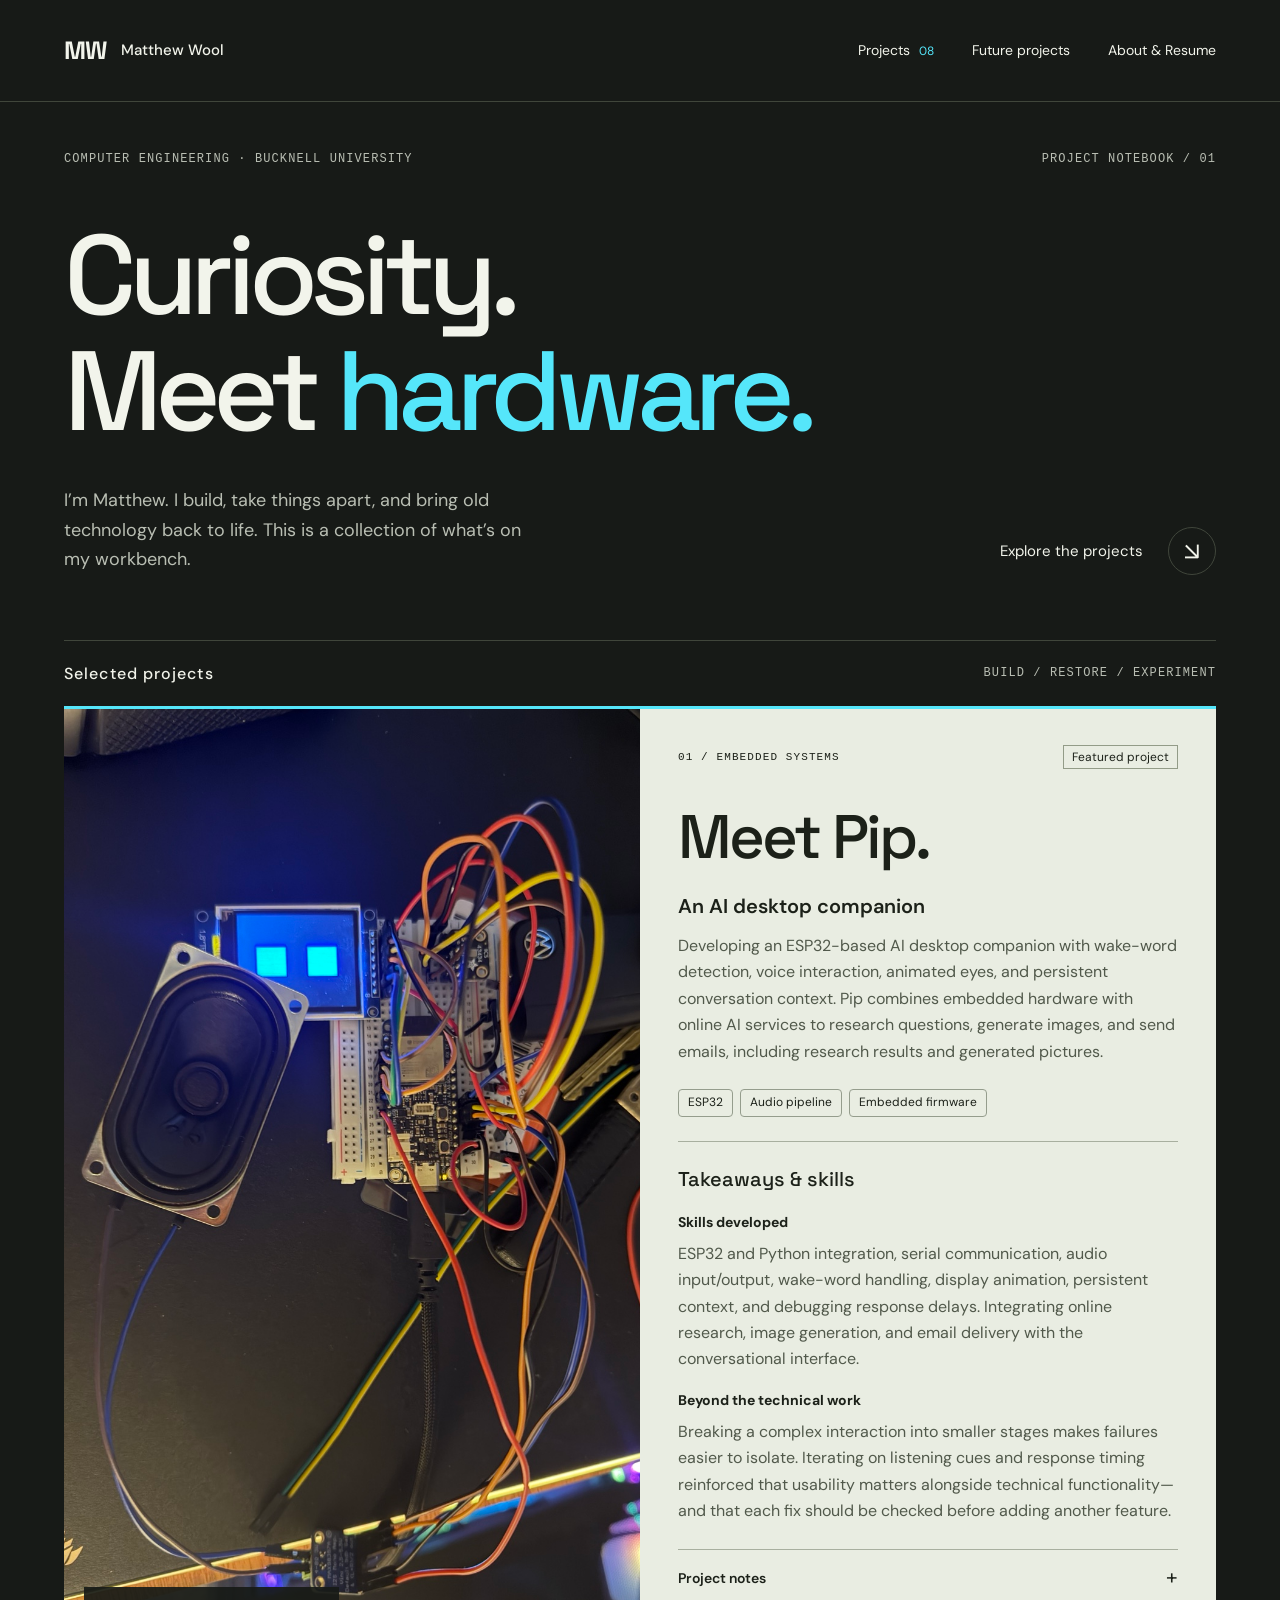
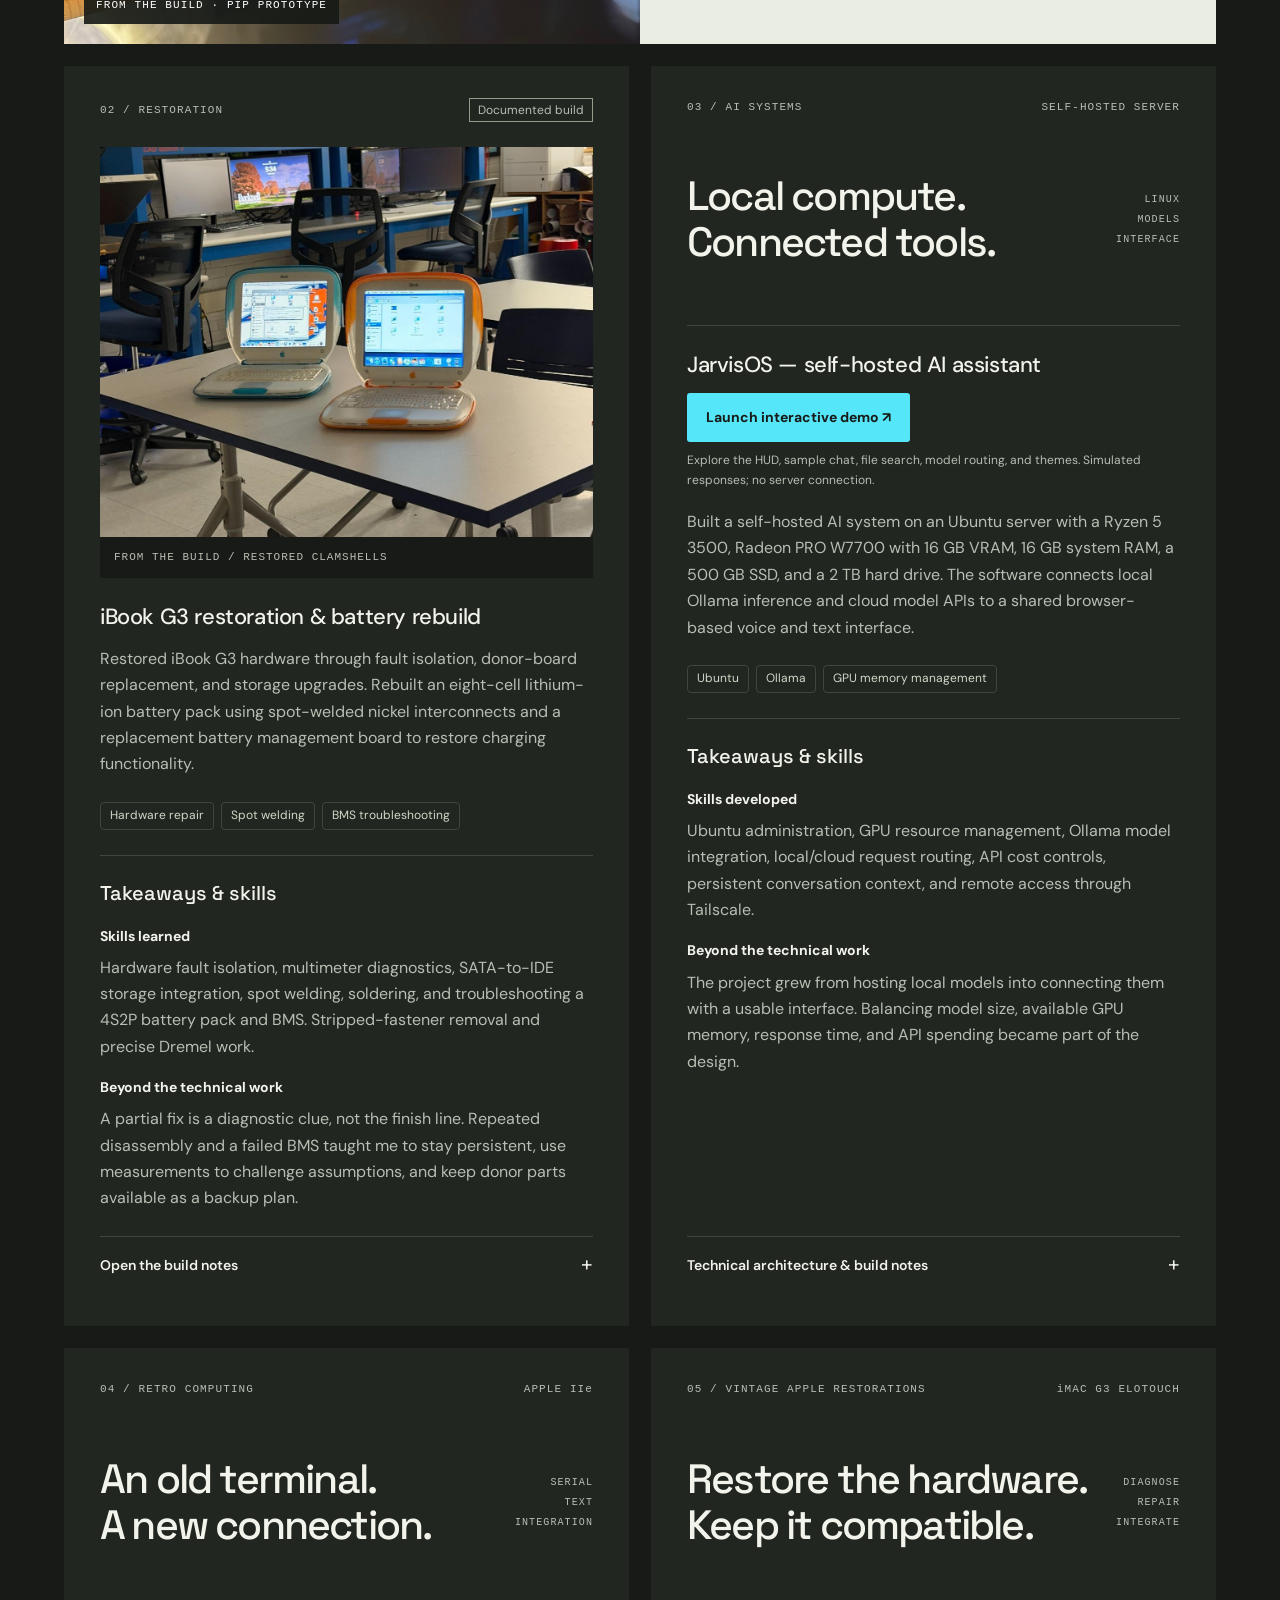
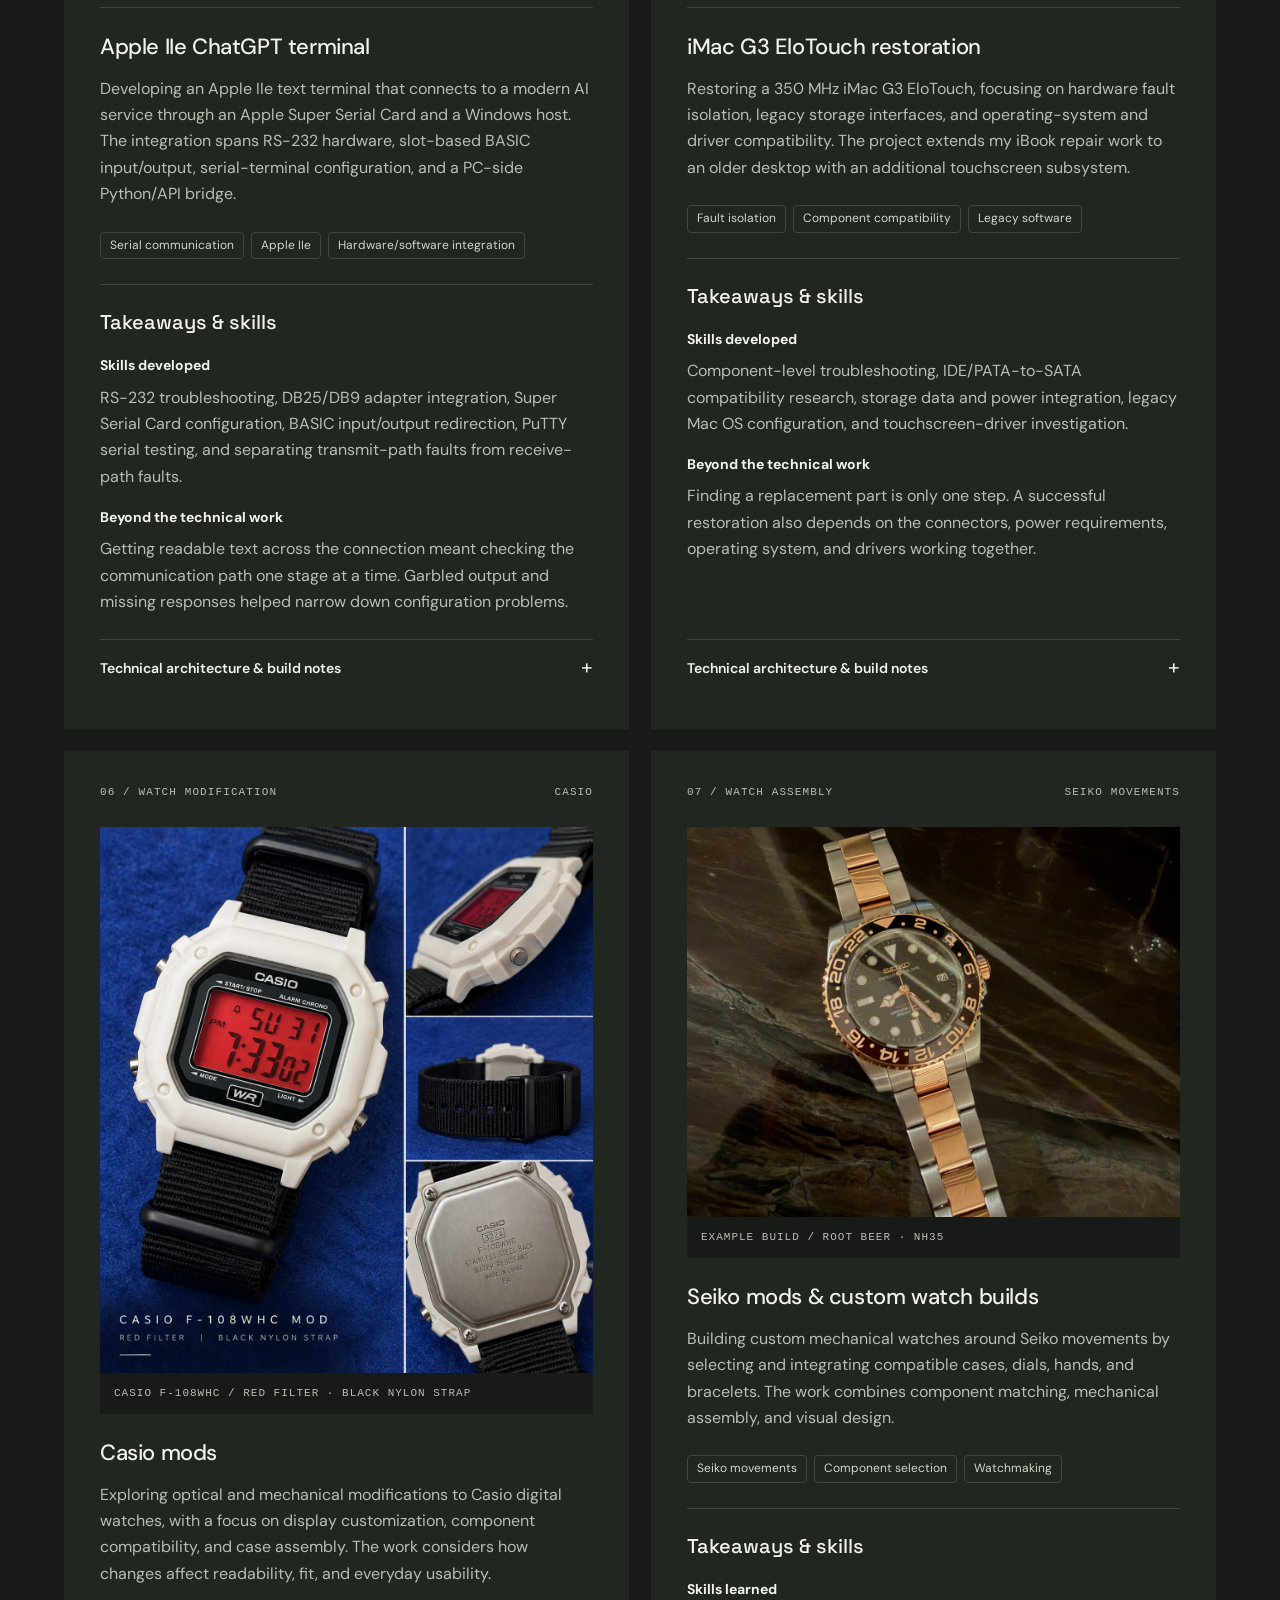
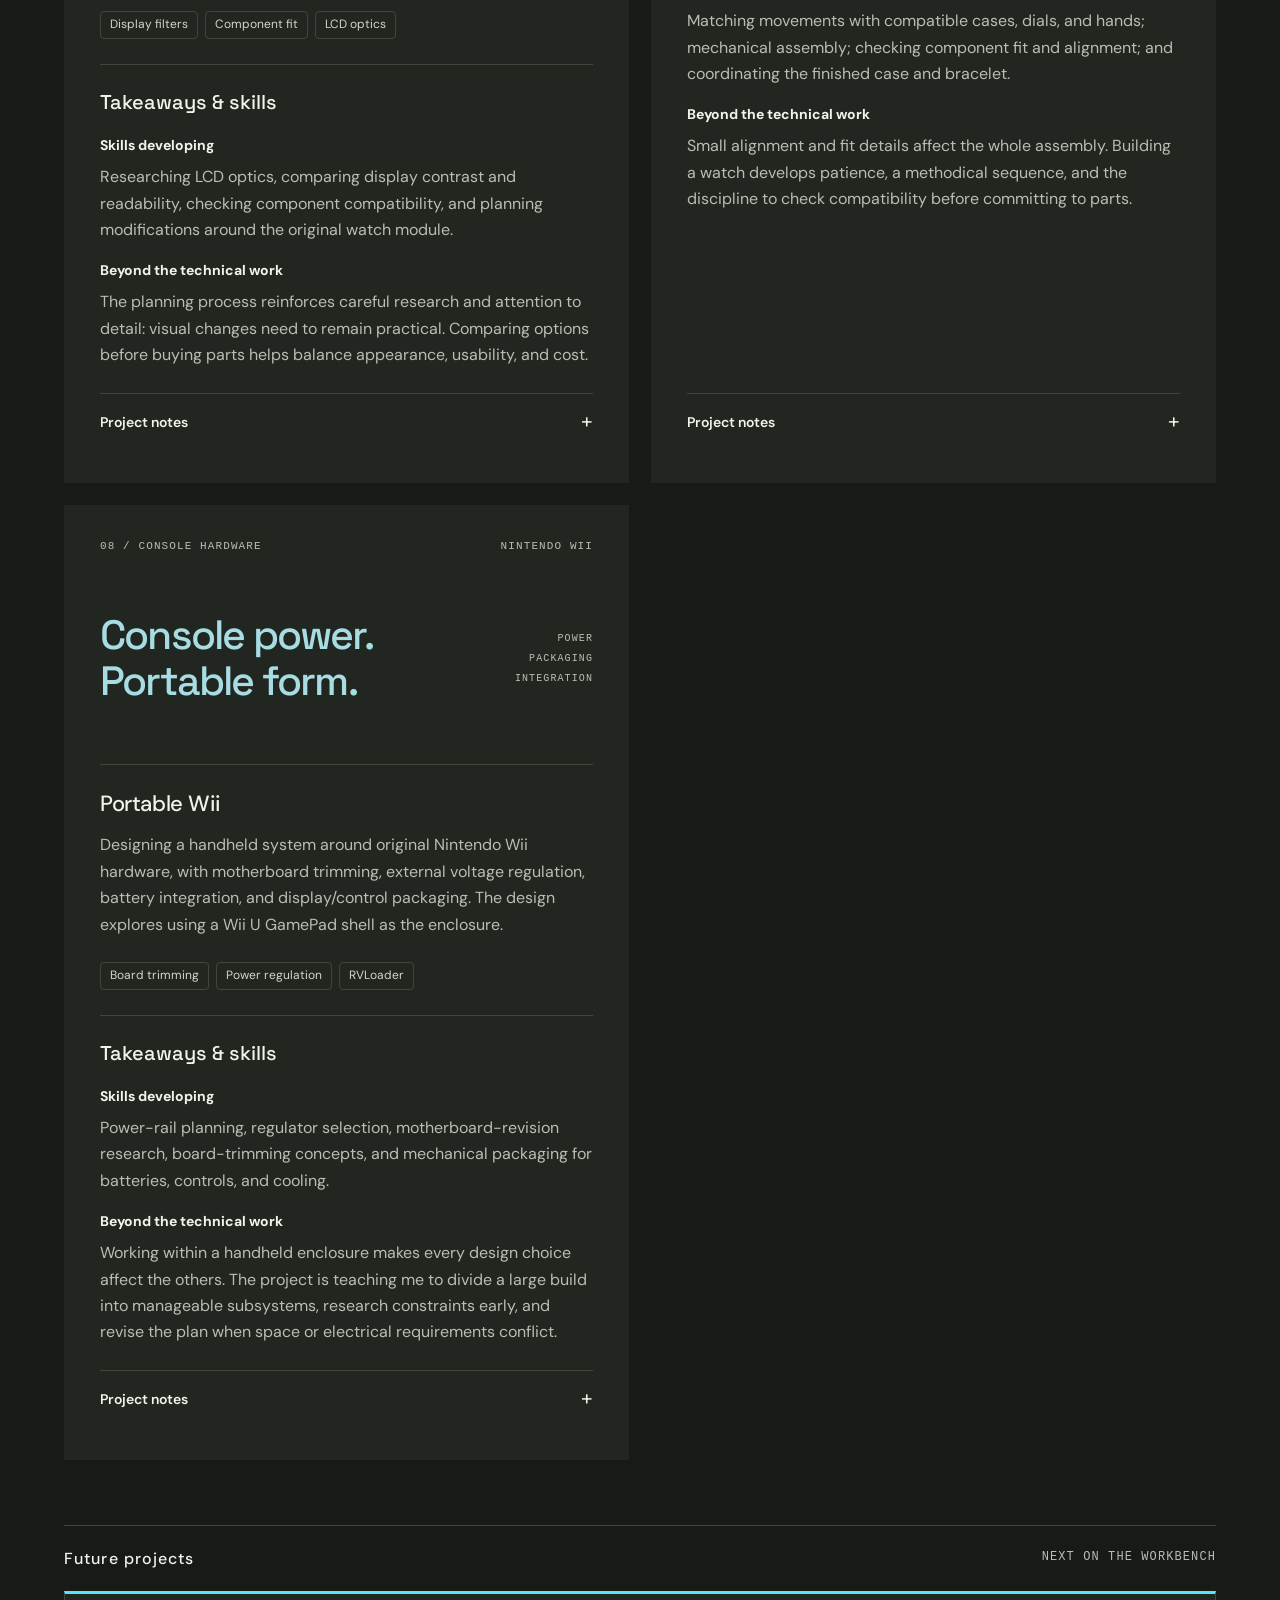
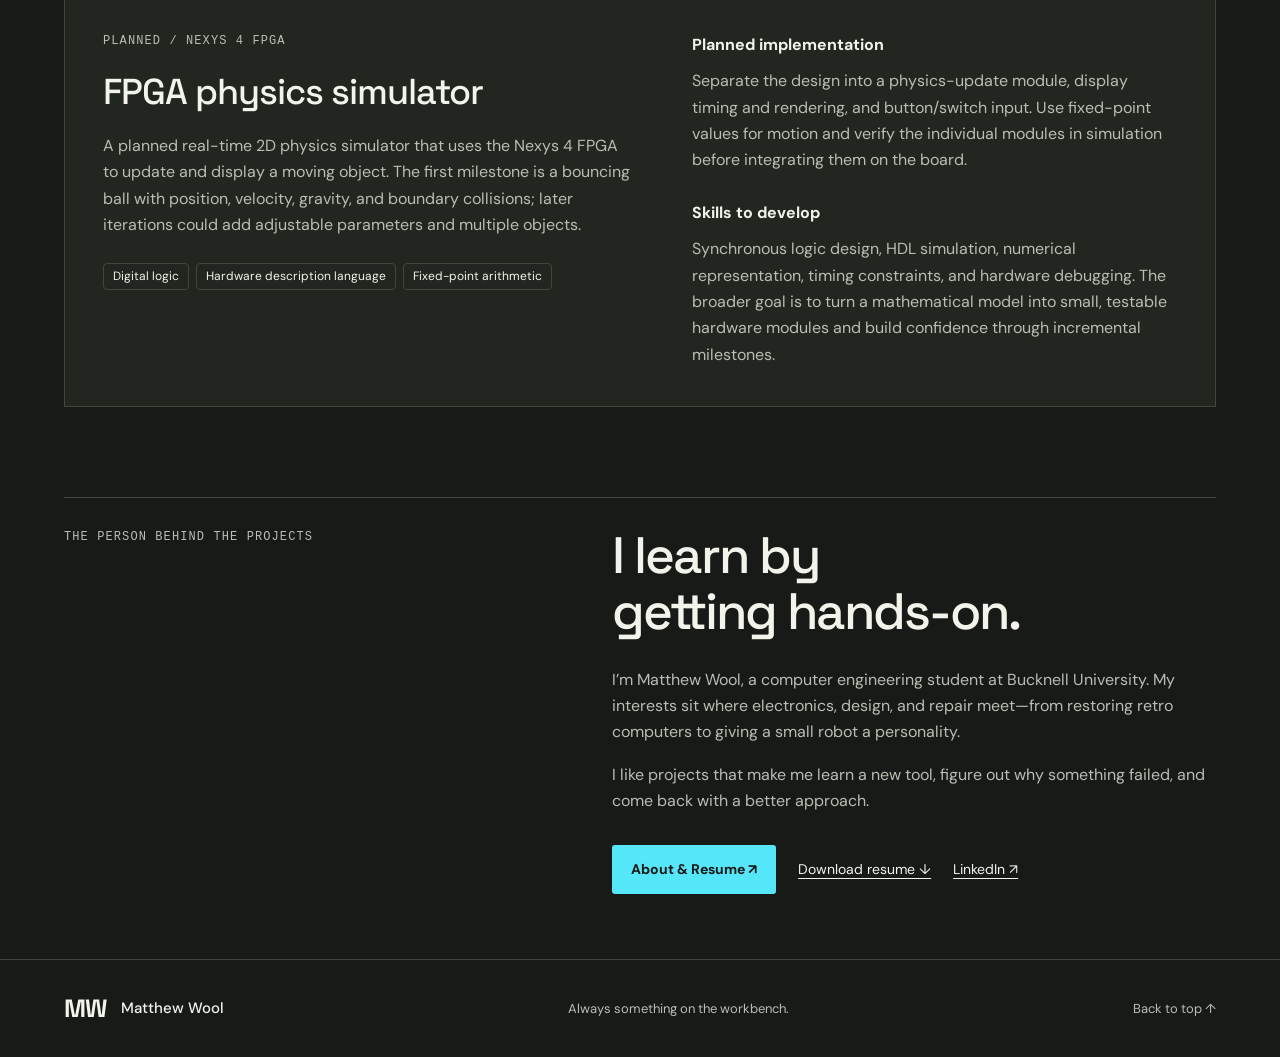
<file: index.html>
<!DOCTYPE html>

<html lang="en"><head><meta charset="utf-8"/><meta content="width=device-width,initial-scale=1" name="viewport"/><title>Matthew Wool — Projects</title><meta content="The projects of Matthew Wool: Pip, JarvisOS AI server, Apple IIe ChatGPT terminal, vintage Apple restorations, custom watches, and a portable Wii." name="description"/><link href="data:image/svg+xml,%3Csvg xmlns='http://www.w3.org/2000/svg' viewBox='0 0 32 32'%3E%3Crect width='32' height='32' rx='6' fill='%2355e6fa'/%3E%3Ctext x='4' y='23' font-family='Arial' font-weight='bold' font-size='20' fill='%23191b18'%3EM%3C/text%3E%3C/svg%3E" rel="icon"/><link href="style.css" rel="stylesheet"/></head>
<body><a class="skip" href="#projects">Skip to projects</a><header><a class="brand" href="#">MW<span>Matthew Wool</span></a><nav aria-label="Main navigation"><a href="#projects">Projects <span>08</span></a><a href="#future">Future projects</a><a href="about.html">About &amp; Resume</a></nav></header>
<main><section class="hero"><div class="eyebrow"><span>COMPUTER ENGINEERING · BUCKNELL UNIVERSITY</span><span>PROJECT NOTEBOOK / 01</span></div><h1>Curiosity.<br/>Meet <em>hardware.</em></h1><div class="hero-bottom"><p>I’m Matthew. I build, take things apart, and bring old technology back to life. This is a collection of what’s on my workbench.</p><a class="round-link" href="#projects">Explore the projects <span aria-hidden="true">↘</span></a></div></section>
<section class="projects" id="projects"><div class="section-label"><h2>Selected projects</h2><span>BUILD / RESTORE / EXPERIMENT</span></div>
<article class="featured pip" id="pip"><div class="feature-photo"><img alt="Pip prototype with glowing blue eyes, ESP32 hardware, a speaker, and breadboard wiring" src="assets/pip-prototype.jpg"/><span class="photo-caption">FROM THE BUILD · PIP PROTOTYPE</span></div><div class="feature-copy"><div class="project-meta"><span>01 / EMBEDDED SYSTEMS</span><span class="badge">Featured project</span></div><h3>Meet Pip.</h3><h4>An AI desktop companion</h4><p>Developing an ESP32-based AI desktop companion with wake-word detection, voice interaction, animated eyes, and persistent conversation context. Pip combines embedded hardware with online AI services to research questions, generate images, and send emails, including research results and generated pictures.</p><div class="tags"><span>ESP32</span><span>Audio pipeline</span><span>Embedded firmware</span></div><section aria-label="pip takeaways" class="takeaways"><h4>Takeaways &amp; skills</h4><dl><dt>Skills developed</dt><dd>ESP32 and Python integration, serial communication, audio input/output, wake-word handling, display animation, persistent context, and debugging response delays. Integrating online research, image generation, and email delivery with the conversational interface.</dd><dt>Beyond the technical work</dt><dd>Breaking a complex interaction into smaller stages makes failures easier to isolate. Iterating on listening cues and response timing reinforced that usability matters alongside technical functionality—and that each fix should be checked before adding another feature.</dd></dl></section><details><summary>Project notes <span aria-hidden="true">+</span></summary><div class="notes"><p>Earlier Python-based prototypes integrated computer vision, sensor input, application control, and serial communication with ESP32 hardware. The standalone implementation brings the microphone, speaker, display, and conversational interface into a dedicated embedded device.</p><p>Current firmware work focuses on the transition from wake-word detection to recording, audible start/stop cues, and voice-command handling for display parameters such as eye color. Persistent memory retains conversation context across interactions; latency work targets the delay between user input and spoken output.</p><p>Beyond conversation, Pip can research topics online, generate images from spoken requests, and email results or pictures. Ongoing development connects these tools with persistent context so follow-up requests can refer back to earlier conversations and images.</p></div></details></div></article>
<div class="project-grid"><article class="project ibook" id="ibook"><div class="project-meta"><span>02 / RESTORATION</span><span class="badge">Documented build</span></div><figure class="build-photo"><img alt="Restored blue and orange iBook G3 Clamshell laptops running on a workbench" src="assets/result.jpg"/><figcaption>FROM THE BUILD / RESTORED CLAMSHELLS</figcaption></figure><h3>iBook G3 restoration &amp; battery rebuild</h3><p>Restored iBook G3 hardware through fault isolation, donor-board replacement, and storage upgrades. Rebuilt an eight-cell lithium-ion battery pack using spot-welded nickel interconnects and a replacement battery management board to restore charging functionality.</p><div class="tags"><span>Hardware repair</span><span>Spot welding</span><span>BMS troubleshooting</span></div><section aria-label="ibook takeaways" class="takeaways"><h4>Takeaways &amp; skills</h4><dl><dt>Skills learned</dt><dd>Hardware fault isolation, multimeter diagnostics, SATA-to-IDE storage integration, spot welding, soldering, and troubleshooting a 4S2P battery pack and BMS. Stripped-fastener removal and precise Dremel work.</dd><dt>Beyond the technical work</dt><dd>A partial fix is a diagnostic clue, not the finish line. Repeated disassembly and a failed BMS taught me to stay persistent, use measurements to challenge assumptions, and keep donor parts available as a backup plan.</dd></dl></section><details><summary>Open the build notes <span aria-hidden="true">+</span></summary><div class="notes"><p>Stripped Phillips screw heads became another obstacle during disassembly. I had to use a Dremel to cut into the damaged heads so I could remove the screws and continue the restoration. Working around stubborn fasteners reinforced the value of patience, controlled tool use, and adapting when the standard approach fails.</p><p>Replaced the legacy hard drive with a 64 GB M.2 SATA SSD through a SATA-to-IDE adapter and installed a 512 MB SODIMM. After a three-beep startup fault, removing the expansion memory helped isolate the failure to onboard RAM, requiring a donor logic-board swap.</p><p>Replaced a failed optical drive, prepared bootable installation media, formatted the SSD, and installed Mac OS X before upgrading to 10.3. The repair required repeated full disassembly to access the storage and logic board.</p><p>Rebuilt the battery in a 4S2P configuration using eight 18650 cells, spot-welded nickel strips, and the original enclosure. Multimeter measurements and charging behavior pointed to a fault in the first battery management system (BMS). A donor BMS used a different revision, requiring the interconnect layout and soldered connections to be reworked before charging was restored.</p><div class="mini-gallery"><img alt="The original iBooks among stored equipment before restoration" loading="lazy" src="assets/ibook.jpg"/><img alt="Battery cells and spot welding equipment on the workbench" loading="lazy" src="assets/battery.jpg"/></div><p class="credit">Supported by the Nifty Idea Fund. Thanks to Matt Lamparter and Nathaniel Saltsgiver.</p><a class="text-link" href="assets/ibook-restoration.pdf" rel="noopener" target="_blank">Read the original project report ↗</a></div></details></article>

<article class="project jarvisos" id="jarvisos"><div class="project-meta"><span>03 / AI SYSTEMS</span><span>SELF-HOSTED SERVER</span></div><div class="project-heading"><span class="large-type">Local compute.<br/>Connected tools.</span><span class="serial">LINUX<br/>MODELS<br/>INTERFACE</span></div><h3>JarvisOS — self-hosted AI assistant</h3><div style="margin:0 0 18px"><a class="button" href="jarvis-demo.html">Launch interactive demo ↗</a><p style="font-size:12px;color:var(--muted);margin-top:9px">Explore the HUD, sample chat, file search, model routing, and themes. Simulated responses; no server connection.</p></div><p>Built a self-hosted AI system on an Ubuntu server with a Ryzen 5 3500, Radeon PRO W7700 with 16 GB VRAM, 16 GB system RAM, a 500 GB SSD, and a 2 TB hard drive. The software connects local Ollama inference and cloud model APIs to a shared browser-based voice and text interface.</p><div class="tags"><span>Ubuntu</span><span>Ollama</span><span>GPU memory management</span></div><section aria-label="jarvisos takeaways" class="takeaways"><h4>Takeaways &amp; skills</h4><dl><dt>Skills developed</dt><dd>Ubuntu administration, GPU resource management, Ollama model integration, local/cloud request routing, API cost controls, persistent conversation context, and remote access through Tailscale.</dd><dt>Beyond the technical work</dt><dd>The project grew from hosting local models into connecting them with a usable interface. Balancing model size, available GPU memory, response time, and API spending became part of the design.</dd></dl></section><details><summary>Technical architecture &amp; build notes <span aria-hidden="true">+</span></summary><div class="notes"><p><strong>Compute and inference.</strong> The Radeon PRO W7700 provides 16 GB of GPU memory for local inference. System RAM and GPU memory are separate resource limits: selecting a model involves balancing its memory footprint against response time and the other services running on the server.</p><p><strong>Model routing.</strong> The model setup assigns qwen3:4b-instruct to lightweight conversation, qwen3:14b to general requests, and gpt-oss:20b to coding, mathematics, and longer tasks. OpenAI and Claude APIs provide additional cloud-backed options. The routing layer brings these models into one assistant interface, with GPU-memory management and API spending limits.</p><p><strong>Application integration.</strong> The web dashboard connects document search, persistent memory, voice recognition, image generation, scheduling, and GitHub/Netlify automation. This moves the project beyond a model chat window: the interface coordinates conversation context and tool access alongside the selected inference service.</p><p><strong>Remote operation and interface.</strong> Tailscale connects the server to my PCs and mobile devices for remote use. The dashboard includes live system statistics, a chat console, an image gallery, settings, and a thinking view, allowing the interface and underlying model services to be managed together.</p><p><strong>Engineering tradeoffs.</strong> The main integration problem is coordinating compute resources, model selection, and tools. Larger models require more memory, cloud requests introduce usage costs, and persistent context must remain useful across interactions. Those constraints guide the assistant’s routing and interface design.</p></div></details></article>
<article class="project apple-iie" id="apple-iie"><div class="project-meta"><span>04 / RETRO COMPUTING</span><span>APPLE IIe</span></div><div class="project-heading"><span class="large-type">An old terminal.<br/>A new connection.</span><span class="serial">SERIAL<br/>TEXT<br/>INTEGRATION</span></div><h3>Apple IIe ChatGPT terminal</h3><p>Developing an Apple IIe text terminal that connects to a modern AI service through an Apple Super Serial Card and a Windows host. The integration spans RS-232 hardware, slot-based BASIC input/output, serial-terminal configuration, and a PC-side Python/API bridge.</p><div class="tags"><span>Serial communication</span><span>Apple IIe</span><span>Hardware/software integration</span></div><section aria-label="apple-iie takeaways" class="takeaways"><h4>Takeaways &amp; skills</h4><dl><dt>Skills developed</dt><dd>RS-232 troubleshooting, DB25/DB9 adapter integration, Super Serial Card configuration, BASIC input/output redirection, PuTTY serial testing, and separating transmit-path faults from receive-path faults.</dd><dt>Beyond the technical work</dt><dd>Getting readable text across the connection meant checking the communication path one stage at a time. Garbled output and missing responses helped narrow down configuration problems.</dd></dl></section><details><summary>Technical architecture &amp; build notes <span aria-hidden="true">+</span></summary><div class="notes"><p><strong>Hardware connection.</strong> The connection uses an Apple Super Serial Card (820-0046-B), a DB25-to-DB9 adapter, and a USB serial adapter exposed as COM3 on Windows. Card placement and the MODEM/TERMINAL jumper are part of the configuration; testing included moving the card from slot 7 to slot 4 with the jumper set to TERMINAL.</p><p><strong>BASIC input and output.</strong> The Apple IIe routes console input and output through the selected expansion slot. During slot-4 testing, IN#4 redirected input to the serial card and PR#4 selected serial output. Testing the two directions independently made it possible to distinguish a working receive path from an unresolved transmit problem.</p><p><strong>Measured debugging milestone.</strong> At 9600 baud, text sent from PuTTY on the PC appeared on the Apple IIe: the HELLO test confirmed PC-to-Apple reception. Apple-to-PC output still produced missing or garbled characters during those tests, including trials at 9600 and 19200 baud. Control-Reset recovered the BASIC prompt after problematic output redirection.</p><p><strong>Host-side software.</strong> The bridge design places the Python program and AI API connection on the modern computer, while the Apple IIe handles keyboard input and text display. This separates the legacy serial interface from network access and model requests. Reliable bidirectional serial communication is the prerequisite for completing the full request-and-response loop.</p><p><strong>Troubleshooting method.</strong> The work focuses on isolating card-slot selection, jumper and DIP-switch configuration, adapter connections, baud rate, and terminal settings. A successful receive test is treated as evidence for one direction of the link rather than proof that the entire AI terminal is working.</p></div></details></article>
<article class="project imac-g3" id="imac-g3"><div class="project-meta"><span>05 / VINTAGE APPLE RESTORATIONS</span><span>iMAC G3 ELOTOUCH</span></div><div class="project-heading"><span class="large-type">Restore the hardware.<br/>Keep it compatible.</span><span class="serial">DIAGNOSE<br/>REPAIR<br/>INTEGRATE</span></div><h3>iMac G3 EloTouch restoration</h3><p>Restoring a 350 MHz iMac G3 EloTouch, focusing on hardware fault isolation, legacy storage interfaces, and operating-system and driver compatibility. The project extends my iBook repair work to an older desktop with an additional touchscreen subsystem.</p><div class="tags"><span>Fault isolation</span><span>Component compatibility</span><span>Legacy software</span></div><section aria-label="imac-g3 takeaways" class="takeaways"><h4>Takeaways &amp; skills</h4><dl><dt>Skills developed</dt><dd>Component-level troubleshooting, IDE/PATA-to-SATA compatibility research, storage data and power integration, legacy Mac OS configuration, and touchscreen-driver investigation.</dd><dt>Beyond the technical work</dt><dd>Finding a replacement part is only one step. A successful restoration also depends on the connectors, power requirements, operating system, and drivers working together.</dd></dl></section><details><summary>Technical architecture &amp; build notes <span aria-hidden="true">+</span></summary><div class="notes"><p><strong>Hardware and fault isolation.</strong> The system is an iMac G3 EloTouch labeled 350 MHz. The restoration focuses on identifying faulty components and evaluating repair or replacement options, while considering storage, boot behavior, operating-system support, and the touchscreen as separate parts of the system.</p><p><strong>SSD integration research.</strong> The storage-upgrade work investigates connecting a newer SATA SSD to the machine’s legacy IDE/PATA interface. Compatibility checks include an adapter intended to attach a SATA drive to an IDE host, the drive’s data connection, its separate power connection, and the physical fit inside the computer. These are integration requirements, not simply a choice of SSD capacity.</p><p><strong>Operating system and touchscreen.</strong> Software planning considers Mac OS 9 and PowerPC-compatible Mac OS X alongside the drivers needed for the installed hardware. The EloTouch subsystem adds a separate compatibility task: identifying a suitable legacy driver and matching it to the operating system. Driver research remains distinct from a verified working touchscreen installation.</p><p><strong>Related restoration techniques.</strong> My iBook work provides a documented example of the same diagnostic approach: isolating a three-beep startup fault through memory testing, replacing a donor logic board, integrating a 64 GB M.2 SATA SSD through an IDE adapter, and replacing a failed optical drive.</p><p><strong>Battery rebuild experience.</strong> The related iBook battery rebuild used eight 18650 cells in a 4S2P configuration, spot-welded nickel interconnects, and a donor battery management board. Different BMS revisions required reworking the connections before charging was restored. That battery work belongs to the iBook restoration. <a class="text-link" href="#ibook">Read the complete iBook build notes ↑</a></p></div></details></article>
<article class="project casio" id="casio"><div class="project-meta"><span>06 / WATCH MODIFICATION</span><span>CASIO</span></div><figure class="build-photo casio-photo"><a href="assets/casio-f108whc-mod.png" rel="noopener" target="_blank"><img alt="White Casio F-108WHC with a red display filter and black nylon strap, shown from four angles" loading="lazy" src="assets/casio-f108whc-mod.png"/></a><figcaption>CASIO F-108WHC / RED FILTER · BLACK NYLON STRAP</figcaption></figure><h3>Casio mods</h3><p>Exploring optical and mechanical modifications to Casio digital watches, with a focus on display customization, component compatibility, and case assembly. The work considers how changes affect readability, fit, and everyday usability.</p><div class="tags"><span>Display filters</span><span>Component fit</span><span>LCD optics</span></div><section aria-label="casio takeaways" class="takeaways"><h4>Takeaways &amp; skills</h4><dl><dt>Skills developing</dt><dd>Researching LCD optics, comparing display contrast and readability, checking component compatibility, and planning modifications around the original watch module.</dd><dt>Beyond the technical work</dt><dd>The planning process reinforces careful research and attention to detail: visual changes need to remain practical. Comparing options before buying parts helps balance appearance, usability, and cost.</dd></dl></section><details><summary>Project notes <span aria-hidden="true">+</span></summary><div class="notes"><p>Display-modification research focuses on contrast, light transmission, and legibility. Evaluating optical changes alongside the original LCD module helps guide customization without compromising the watch’s basic functions.</p><p>Mechanical planning focuses on component fit, case compatibility, and careful disassembly and reassembly. The goal is to customize the watch while retaining its original electronic module and practical usability.</p></div></details></article>
<article class="project watches" id="watches"><div class="project-meta"><span>07 / WATCH ASSEMBLY</span><span>SEIKO MOVEMENTS</span></div><figure class="build-photo"><a href="assets/rootbeer-nh35.jpg" rel="noopener" target="_blank"><img alt="Root Beer Seiko mod with a black dial, brown-and-black bezel, and two-tone bracelet" loading="lazy" src="assets/rootbeer-nh35.jpg"/></a><figcaption>EXAMPLE BUILD / ROOT BEER · NH35</figcaption></figure><h3>Seiko mods &amp; custom watch builds</h3><p>Building custom mechanical watches around Seiko movements by selecting and integrating compatible cases, dials, hands, and bracelets. The work combines component matching, mechanical assembly, and visual design.</p><div class="tags"><span>Seiko movements</span><span>Component selection</span><span>Watchmaking</span></div><section aria-label="watches takeaways" class="takeaways"><h4>Takeaways &amp; skills</h4><dl><dt>Skills learned</dt><dd>Matching movements with compatible cases, dials, and hands; mechanical assembly; checking component fit and alignment; and coordinating the finished case and bracelet.</dd><dt>Beyond the technical work</dt><dd>Small alignment and fit details affect the whole assembly. Building a watch develops patience, a methodical sequence, and the discipline to check compatibility before committing to parts.</dd></dl></section><details><summary>Project notes <span aria-hidden="true">+</span></summary><div class="notes"><p>Each build starts with the movement and a compatible set of components. Mechanical considerations include dial and handset fit, date-window alignment, and how the movement, crown, and case work together as an assembly.</p><p>The Root Beer mod shown here is one example: an NH35 automatic build with a black dial, brown-and-black bezel, and two-tone bracelet. Its 24-hour bezel is a styling element; this build does not have a separate GMT indication.</p><figure class="watch-detail"><a href="assets/rootbeer-wrist.jpg" rel="noopener" target="_blank"><img alt="Matthew wearing the Root Beer NH35 Seiko mod on its two-tone bracelet" loading="lazy" src="assets/rootbeer-wrist.jpg"/></a><figcaption>ROOT BEER EXAMPLE / ON WRIST</figcaption></figure></div></details></article>
<article class="project wii" id="wii"><div class="project-meta"><span>08 / CONSOLE HARDWARE</span><span>NINTENDO WII</span></div><div class="project-heading"><span class="large-type">Console power.<br/>Portable form.</span><span class="serial">POWER<br/>PACKAGING<br/>INTEGRATION</span></div><h3>Portable Wii</h3><p>Designing a handheld system around original Nintendo Wii hardware, with motherboard trimming, external voltage regulation, battery integration, and display/control packaging. The design explores using a Wii U GamePad shell as the enclosure.</p><div class="tags"><span>Board trimming</span><span>Power regulation</span><span>RVLoader</span></div><section aria-label="wii takeaways" class="takeaways"><h4>Takeaways &amp; skills</h4><dl><dt>Skills developing</dt><dd>Power-rail planning, regulator selection, motherboard-revision research, board-trimming concepts, and mechanical packaging for batteries, controls, and cooling.</dd><dt>Beyond the technical work</dt><dd>Working within a handheld enclosure makes every design choice affect the others. The project is teaching me to divide a large build into manageable subsystems, research constraints early, and revise the plan when space or electrical requirements conflict.</dd></dl></section><details><summary>Project notes <span aria-hidden="true">+</span></summary><div class="notes"><p>Research and power-system planning cover Wii motherboard revisions, the OMGWTF trim, and regulation of the 1.0 V, 1.15 V, 3.3 V, and 5 V rails. Regulator options under consideration include PTH08080 and PTR08060 modules, alongside RVLoader for the portable software setup.</p><p>Integration work focuses on fitting the board, battery, display, controls, and cooling hardware within the handheld enclosure. The project remains in development, with electrical integration and mechanical packaging driving the design.</p></div></details></article>
</div></section>
<section class="future-projects" id="future"><div class="section-label"><h2>Future projects</h2><span>NEXT ON THE WORKBENCH</span></div><article class="future-card"><div><span class="eyebrow">PLANNED / NEXYS 4 FPGA</span><h3>FPGA physics simulator</h3><p>A planned real-time 2D physics simulator that uses the Nexys 4 FPGA to update and display a moving object. The first milestone is a bouncing ball with position, velocity, gravity, and boundary collisions; later iterations could add adjustable parameters and multiple objects.</p><div class="tags"><span>Digital logic</span><span>Hardware description language</span><span>Fixed-point arithmetic</span></div></div><div class="future-plan"><h4>Planned implementation</h4><p>Separate the design into a physics-update module, display timing and rendering, and button/switch input. Use fixed-point values for motion and verify the individual modules in simulation before integrating them on the board.</p><h4>Skills to develop</h4><p>Synchronous logic design, HDL simulation, numerical representation, timing constraints, and hardware debugging. The broader goal is to turn a mathematical model into small, testable hardware modules and build confidence through incremental milestones.</p></div></article></section>
<section class="about" id="about"><span class="eyebrow">THE PERSON BEHIND THE PROJECTS</span><div><h2>I learn by<br/>getting hands-on.</h2><p>I’m Matthew Wool, a computer engineering student at Bucknell University. My interests sit where electronics, design, and repair meet—from restoring retro computers to giving a small robot a personality.</p><p>I like projects that make me learn a new tool, figure out why something failed, and come back with a better approach.</p><div class="resume-actions"><a class="button" href="about.html">About &amp; Resume ↗</a><a class="text-link" download="Matthew-Wool-Resume.pdf" href="assets/matthew-wool-resume.pdf">Download resume ↓</a><a class="text-link" href="https://www.linkedin.com/in/matthew-wool-7a2507309/" rel="noopener" target="_blank">LinkedIn ↗</a></div></div></section></main><footer><a class="brand" href="#">MW<span>Matthew Wool</span></a><span>Always something on the workbench.</span><a href="#">Back to top ↑</a></footer></body></html>
</file>
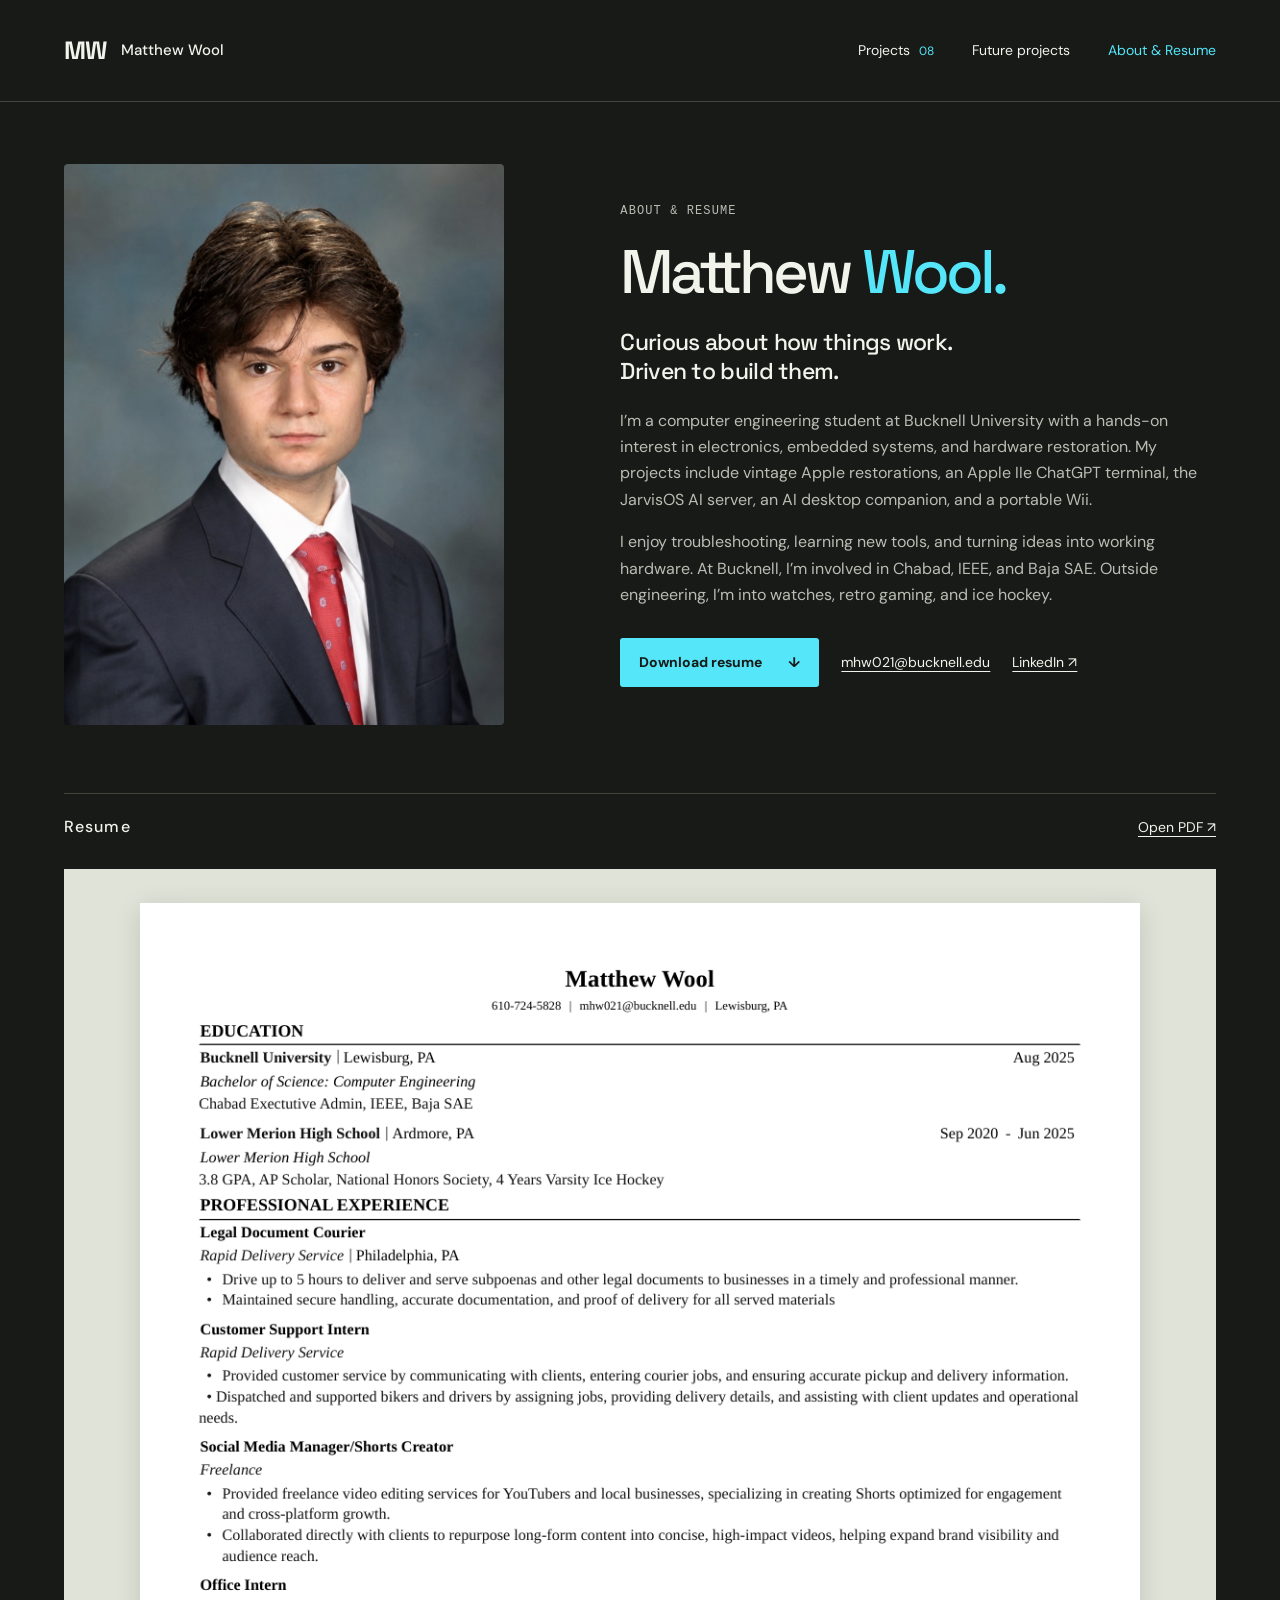
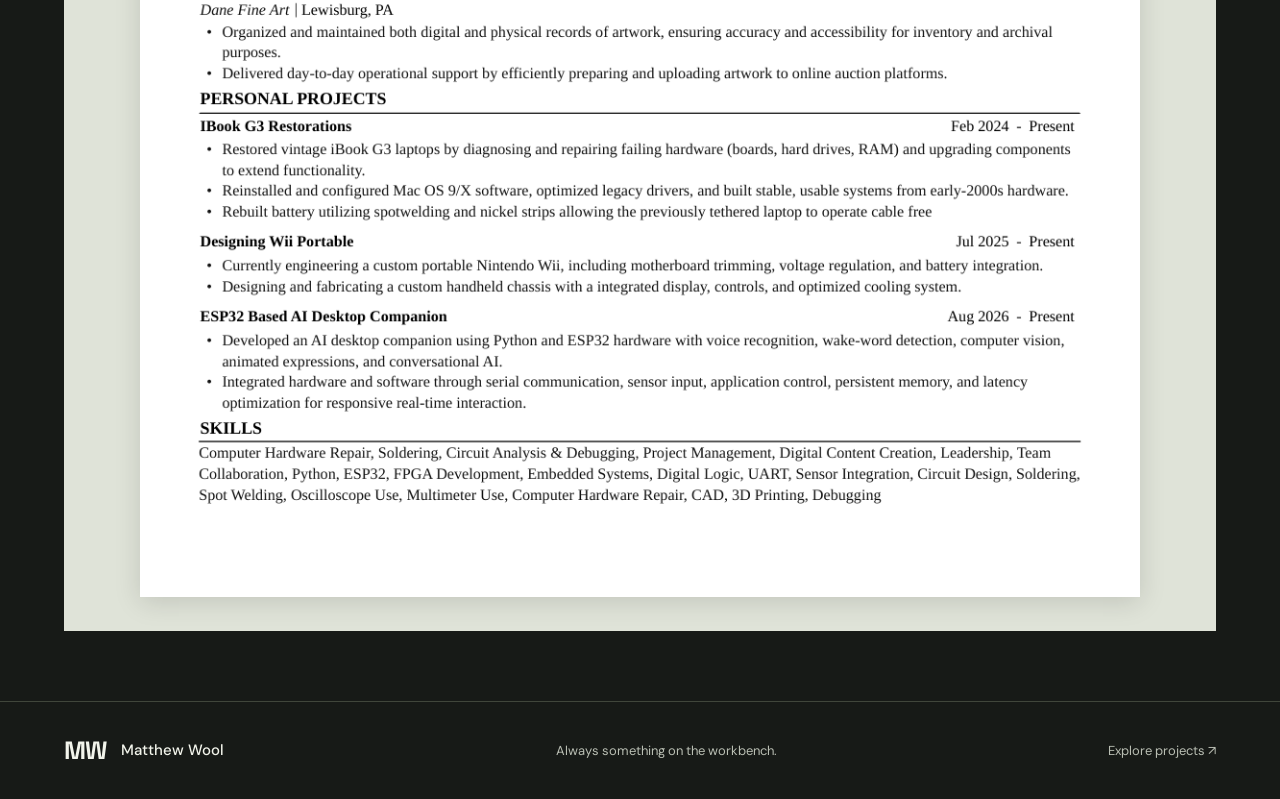
<file: about.html>
<!DOCTYPE html>

<html lang="en"><head><meta charset="utf-8"/><meta content="width=device-width,initial-scale=1" name="viewport"/><title>About &amp; Resume — Matthew Wool</title><meta content="About Matthew Wool, a computer engineering student at Bucknell University. View and download his resume." name="description"/><link href="data:image/svg+xml,%3Csvg xmlns='http://www.w3.org/2000/svg' viewBox='0 0 32 32'%3E%3Crect width='32' height='32' rx='6' fill='%2355e6fa'/%3E%3Ctext x='4' y='23' font-family='Arial' font-weight='bold' font-size='20' fill='%23191b18'%3EM%3C/text%3E%3C/svg%3E" rel="icon"/><link href="style.css" rel="stylesheet"/></head>
<body><a class="skip" href="#about-me">Skip to content</a><header><a class="brand" href="index.html">MW<span>Matthew Wool</span></a><nav aria-label="Main navigation"><a href="index.html#projects">Projects <span>08</span></a><a href="index.html#future">Future projects</a><a aria-current="page" href="about.html">About &amp; Resume</a></nav></header>
<main class="resume-page"><section class="bio" id="about-me"><div class="bio-portrait"><img alt="Portrait of Matthew Wool in a suit and red tie" height="1416" src="assets/matthew-wool-portrait.jpg" width="1111"/></div><div class="bio-copy"><span class="eyebrow">ABOUT &amp; RESUME</span><h1>Matthew <em>Wool.</em></h1><h2>Curious about how things work.<br/>Driven to build them.</h2><p>I’m a computer engineering student at Bucknell University with a hands-on interest in electronics, embedded systems, and hardware restoration. My projects include vintage Apple restorations, an Apple IIe ChatGPT terminal, the JarvisOS AI server, an AI desktop companion, and a portable Wii.</p><p>I enjoy troubleshooting, learning new tools, and turning ideas into working hardware. At Bucknell, I’m involved in Chabad, IEEE, and Baja SAE. Outside engineering, I’m into watches, retro gaming, and ice hockey.</p><div class="resume-actions"><a class="button" download="Matthew-Wool-Resume.pdf" href="assets/matthew-wool-resume.pdf">Download resume <span aria-hidden="true">↓</span></a><a class="text-link" href="mailto:mhw021@bucknell.edu">mhw021@bucknell.edu</a><a class="text-link" href="https://www.linkedin.com/in/matthew-wool-7a2507309/" rel="noopener" target="_blank">LinkedIn ↗</a></div></div></section>
<section aria-labelledby="resume-heading" class="resume-document"><div class="section-label"><h2 id="resume-heading">Resume</h2><a class="text-link" href="assets/matthew-wool-resume.pdf" rel="noopener" target="_blank">Open PDF ↗</a></div><a aria-label="Open Matthew Wool’s full resume as a PDF" class="resume-preview" href="assets/matthew-wool-resume.pdf" rel="noopener" target="_blank"><img alt="Matthew Wool’s resume, including education, professional experience, personal projects, and technical skills. Open the linked PDF to read the full document." src="assets/resume-preview.png"/></a></section></main>
<footer><a class="brand" href="index.html">MW<span>Matthew Wool</span></a><span>Always something on the workbench.</span><a href="index.html#projects">Explore projects ↗</a></footer></body></html>
</file>
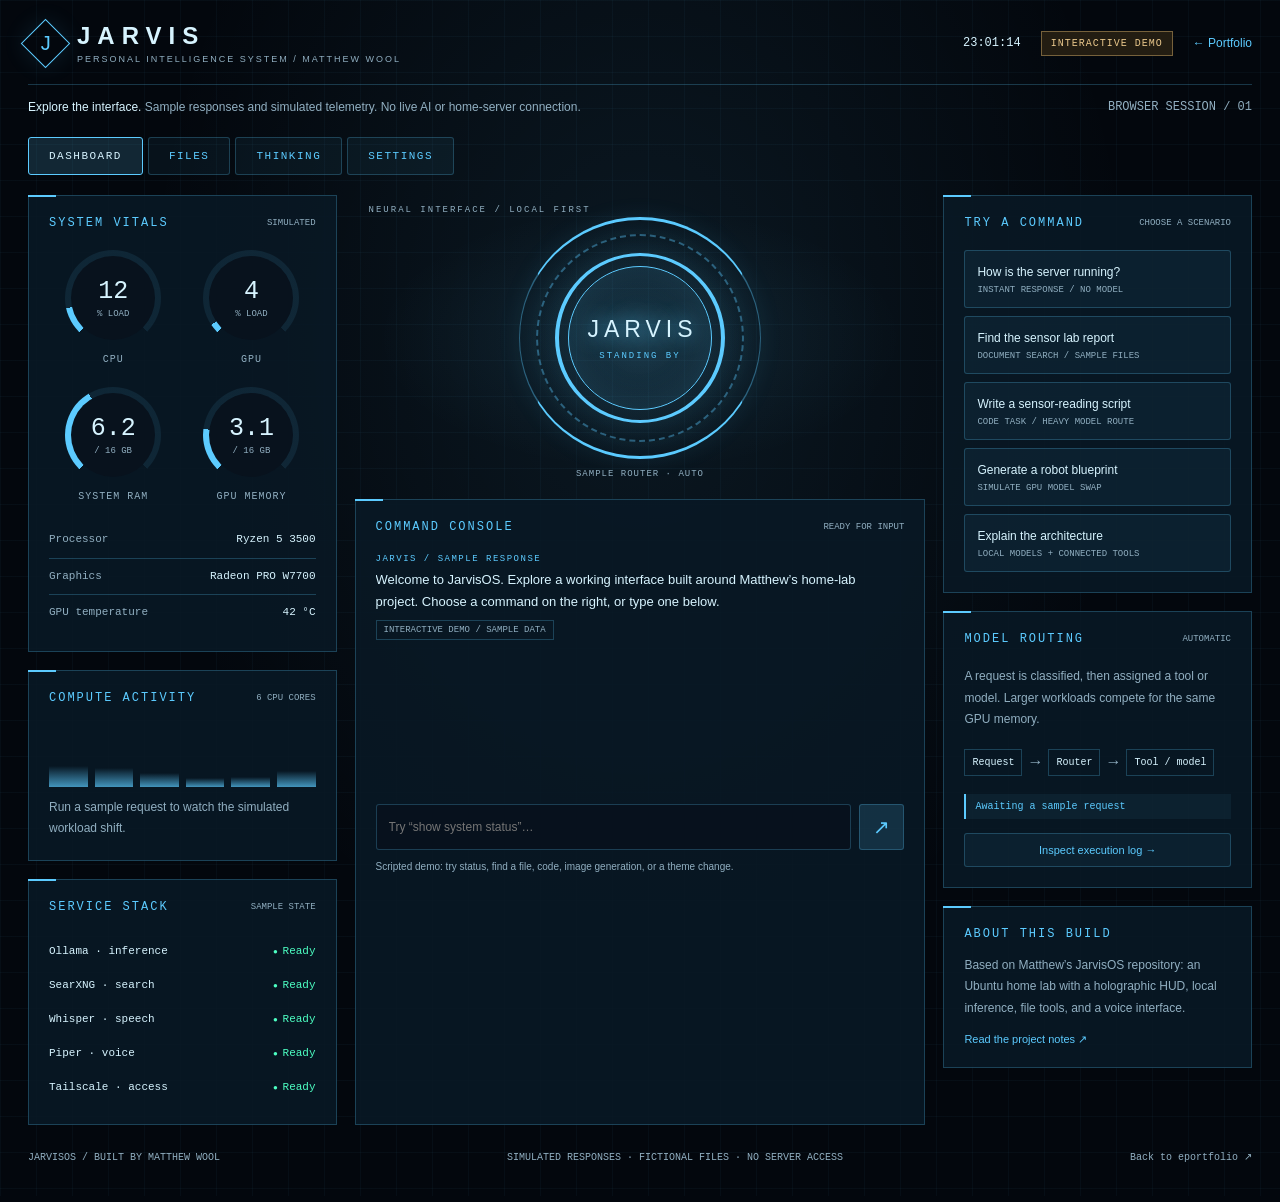
<file: jarvis-demo.html>
<!doctype html>
<html lang="en"><head><meta charset="utf-8"><meta name="viewport" content="width=device-width,initial-scale=1"><meta name="description" content="Explore Matthew Wool’s JarvisOS through an interactive, simulated home-lab dashboard."><title>JarvisOS · Interactive Demo</title>
<style>
:root{color-scheme:dark;--cyan:#5ccbff;--rgb:92,203,255;--bright:#d7f4ff;--bg:#03070d;--muted:#91afc1;--line:rgba(var(--rgb),.24);--panel:rgba(9,24,37,.88);font-family:'Segoe UI',Arial,sans-serif}*{box-sizing:border-box}[hidden]{display:none!important}body{margin:0;background:radial-gradient(ellipse at 50% 28%,rgba(var(--rgb),.09),transparent 55%),linear-gradient(rgba(var(--rgb),.035) 1px,transparent 1px),linear-gradient(90deg,rgba(var(--rgb),.035) 1px,transparent 1px),var(--bg);background-size:auto,36px 36px,36px 36px,auto;color:var(--bright);min-height:100vh}button,input,select{font:inherit}button,a,input,select{touch-action:manipulation}button{cursor:pointer;color:var(--cyan);background:rgba(var(--rgb),.06);border:1px solid var(--line);padding:10px 13px;border-radius:3px}button:hover{border-color:var(--cyan);background:rgba(var(--rgb),.14)}button:disabled{cursor:wait;opacity:.55}:focus-visible{outline:2px solid var(--cyan);outline-offset:4px}a{color:var(--cyan);text-decoration:none}a:hover{text-decoration:underline}input,select{background:#07111d;color:var(--bright);border:1px solid var(--line);border-radius:3px;padding:12px;min-width:0}h1,h2,h3,p{margin:0}h2{font:12px ui-monospace,monospace;letter-spacing:2px;text-transform:uppercase;color:var(--cyan)}h3{font-size:18px;font-weight:500}.mono,.eyebrow{font-family:ui-monospace,Consolas,monospace}.eyebrow{font-size:10px;letter-spacing:2px;color:var(--muted)}.shell{max-width:1540px;margin:auto;padding:22px 28px}.top{display:flex;align-items:center;gap:24px;justify-content:space-between;padding-bottom:20px;border-bottom:1px solid var(--line)}.brand{display:flex;align-items:center;gap:14px}.mark{height:35px;width:35px;border:1px solid var(--cyan);transform:rotate(45deg);display:grid;place-items:center;box-shadow:0 0 24px rgba(var(--rgb),.12)}.mark span{transform:rotate(-45deg);color:var(--cyan);font-size:20px}h1{font-size:24px;letter-spacing:7px;font-weight:600}.brand p{margin-top:4px;font-size:9px;letter-spacing:2px;color:var(--muted)}.right{display:flex;align-items:center;gap:20px;font-size:12px}.badge{border:1px solid #76613b;color:#eac88c;background:#231d12;padding:6px 9px;font:10px ui-monospace,monospace;letter-spacing:1px}.notice{display:flex;justify-content:space-between;gap:16px;padding:13px 0;color:var(--muted);font-size:12px;line-height:1.5}.notice strong{font-weight:500;color:var(--bright)}nav{display:flex;gap:5px;margin:8px 0 20px;flex-wrap:wrap}nav button{font:11px ui-monospace,monospace;text-transform:uppercase;letter-spacing:1.5px;padding:12px 20px}nav button[aria-pressed=true]{background:rgba(var(--rgb),.16);border-color:var(--cyan);color:var(--bright)}.dashboard{display:grid;grid-template-columns:minmax(210px,1fr) minmax(350px,1.85fr) minmax(220px,1fr);gap:18px}.column{display:flex;flex-direction:column;gap:18px;min-width:0}.panel{position:relative;border:1px solid var(--line);background:var(--panel);padding:20px;min-width:0}.panel:before{content:'';position:absolute;left:-1px;top:-1px;width:28px;height:2px;background:var(--cyan)}.panel-head{display:flex;justify-content:space-between;align-items:center;gap:10px;margin-bottom:20px}.panel-head small{font:9px ui-monospace,monospace;color:var(--muted);text-transform:uppercase}.vitals{display:grid;grid-template-columns:1fr 1fr;gap:22px 10px}.dial{--value:20%;width:96px;height:96px;max-width:100%;aspect-ratio:1;border-radius:50%;background:conic-gradient(from 225deg,var(--cyan) 0 var(--value),rgba(var(--rgb),.09) var(--value) 75%,transparent 75%);padding:6px;margin:auto;position:relative}.dial>div{background:#08121d;border-radius:50%;height:100%;display:grid;place-content:center;text-align:center}.dial b{font:25px ui-monospace,monospace;font-weight:400}.dial small{font:9px ui-monospace,monospace;color:var(--muted);margin-top:3px}.metric>p{text-align:center;font:10px ui-monospace,monospace;letter-spacing:1px;color:var(--muted);margin-top:8px}.kv{display:flex;justify-content:space-between;gap:16px;font:11px/1.6 ui-monospace,monospace;padding:9px 0;border-bottom:1px solid var(--line)}.kv:last-child{border:0}.kv span{color:var(--muted)}.kv b{font-weight:400;text-align:right}.bars{display:flex;gap:7px;height:62px;align-items:flex-end;margin:20px 0 10px}.bars i{flex:1;min-height:6px;background:linear-gradient(transparent,var(--cyan));transition:height 1s;opacity:.7}.service{display:flex;justify-content:space-between;gap:12px;font:11px ui-monospace,monospace;padding:11px 0}.service span:last-child{color:#4dffc3}.service span:last-child:before{content:'● ';font-size:8px}.stage{position:relative;min-height:286px;display:grid;place-items:center;overflow:hidden;background:radial-gradient(ellipse,rgba(var(--rgb),.09),transparent 65%)}.stage-label{position:absolute;top:10px;left:14px;font:9px ui-monospace,monospace;color:var(--muted);letter-spacing:2px}.core{width:242px;height:242px;position:relative;display:grid;place-content:center;text-align:center;border-radius:50%;background:radial-gradient(circle,rgba(var(--rgb),.11),transparent 65%)}.ring{position:absolute;inset:0;border:1px solid rgba(var(--rgb),.4);border-radius:50%;border-top:3px solid var(--cyan);border-bottom:3px solid var(--cyan);animation:rotate 24s linear infinite;box-shadow:0 0 24px rgba(var(--rgb),.08)}.ring:nth-child(2){inset:17px;border:2px dashed rgba(var(--rgb),.4);animation-direction:reverse;animation-duration:40s}.ring:nth-child(3){inset:36px;border-left:4px solid var(--cyan);border-right:4px solid var(--cyan);animation-duration:14s}.ring:nth-child(4){inset:49px;border:1px solid var(--cyan);box-shadow:inset 0 0 35px rgba(var(--rgb),.15)}.core strong{font-size:23px;font-weight:500;letter-spacing:5px;padding-left:5px;color:var(--bright);text-shadow:0 0 20px var(--cyan)}.core small{font:9px ui-monospace,monospace;letter-spacing:2px;color:var(--cyan);margin-top:8px}.busy .ring{animation-duration:3s}.core-bottom{position:absolute;bottom:2px;font:9px ui-monospace,monospace;letter-spacing:1px;color:var(--muted)}@keyframes rotate{to{transform:rotate(360deg)}}.console{flex:1}.log{height:230px;overflow:auto;display:flex;flex-direction:column;gap:20px;padding-right:8px;scroll-behavior:smooth}.message{font-size:13px;line-height:1.7;white-space:pre-wrap;overflow-wrap:anywhere}.message .who{font:9px ui-monospace,monospace;letter-spacing:1.5px;color:var(--cyan);display:block;margin-bottom:5px}.message.user{align-self:flex-end;color:#a0bbcd;max-width:90%;text-align:right}.message.user .who{color:var(--muted)}.route-chip{display:inline-block;border:1px solid var(--line);font:9px ui-monospace,monospace;color:var(--muted);padding:4px 7px;margin-top:7px}.composer{display:flex;gap:8px;margin-top:20px}.composer input{flex:1;font-size:12px}.send{background:rgba(var(--rgb),.15);font-size:20px;width:45px}.hint{font-size:10px;line-height:1.6;color:var(--muted);margin-top:9px}.prompts{display:grid;gap:8px}.prompts button{text-align:left;font-size:12px;line-height:1.5;color:var(--bright);padding:12px}.prompts button small{display:block;color:var(--muted);font:9px ui-monospace,monospace;margin-top:4px}.status-pill{font:10px ui-monospace,monospace;color:var(--cyan);padding:7px 9px;border-left:2px solid var(--cyan);background:rgba(var(--rgb),.06);margin-top:14px}.flow{display:flex;flex-wrap:wrap;gap:5px;align-items:center;margin:18px 0}.flow span{padding:7px;border:1px solid var(--line);font:10px ui-monospace,monospace}.flow i{font-style:normal;color:var(--muted)}.subtext{color:var(--muted);font-size:12px;line-height:1.8}.view-intro{max-width:700px;margin-bottom:24px}.view-intro h2{font:28px 'Segoe UI',sans-serif;letter-spacing:-.5px;text-transform:none;color:var(--bright);margin-bottom:10px}.view-grid{display:grid;grid-template-columns:1fr 1fr;gap:20px}.trace{list-style:none;margin:0;padding:0}.trace li{display:grid;grid-template-columns:75px 1fr;gap:16px;border-bottom:1px solid var(--line);padding:17px 0;font-size:13px;line-height:1.6}.trace time{font:10px ui-monospace,monospace;color:var(--cyan);padding-top:4px}.trace p{color:var(--muted);font-size:12px}.trace strong{font-weight:500}.files-list{display:grid;gap:8px}.files-list button{text-align:left;display:flex;justify-content:space-between;gap:12px;color:var(--bright);padding:17px;font-size:13px}.files-list button small{color:var(--muted);font-size:10px}.file-preview{white-space:pre-wrap;font:13px/1.9 ui-monospace,monospace;color:var(--muted);overflow-wrap:anywhere;margin-top:20px}.settings-row{padding:18px 0;border-bottom:1px solid var(--line)}.settings-row label{display:block;font-size:13px;margin-bottom:10px}.settings-row select{width:100%;font-size:12px}.swatches{display:flex;gap:10px;flex-wrap:wrap}.swatches button{display:flex;gap:8px;align-items:center;font-size:11px}.swatches i{width:9px;height:9px;border-radius:50%;background:var(--swatch)}.swatches button[aria-pressed=true]{border-color:var(--cyan);background:rgba(var(--rgb),.16)}.check{display:flex!important;align-items:center;gap:10px}.check input{accent-color:var(--cyan);width:16px;height:16px}.footer{padding:24px 0 8px;display:flex;justify-content:space-between;gap:20px;font:10px ui-monospace,monospace;color:var(--muted);line-height:1.7}.footer a{color:var(--muted)}.toast{position:fixed;bottom:25px;left:50%;transform:translateX(-50%);background:#0a1c2a;border:1px solid var(--cyan);padding:13px 20px;font-size:12px;z-index:5;max-width:90vw}.reduce-motion *{animation:none!important;scroll-behavior:auto!important;transition:none!important}@media(prefers-reduced-motion:reduce){*{animation:none!important;scroll-behavior:auto!important;transition:none!important}}@media(min-width:1600px){.shell{padding-top:36px}.stage{min-height:340px}.core{width:285px;height:285px}.log{height:270px}}@media(max-width:1050px){.dashboard{grid-template-columns:220px 1fr}.right-column{grid-column:1/-1;display:grid;grid-template-columns:1fr 1fr}.right-column .panel:last-child{grid-column:1/-1}}@media(max-width:650px){.shell{padding:18px 15px}.top{align-items:flex-start;gap:16px}.right{flex-direction:column;align-items:flex-end;gap:10px}.right a{font-size:10px}.right .mono{display:none}.brand{gap:10px}h1{font-size:19px;letter-spacing:4px}.brand p{font-size:8px;letter-spacing:1px}.mark{width:27px;height:27px}.notice{display:block;font-size:11px}.notice>span:last-child{display:none}nav button{flex:1;font-size:9px;padding:11px 7px;letter-spacing:1px}.dashboard{grid-template-columns:1fr}.center-column{order:-1}.left-column{display:grid;grid-template-columns:1fr}.right-column{grid-column:auto;display:flex}.view-grid{grid-template-columns:1fr}.panel{padding:18px}.stage{min-height:265px}.core{width:225px;height:225px}.vitals{grid-template-columns:repeat(4,1fr);gap:5px}.dial{width:69px;height:69px;padding:4px}.dial b{font-size:18px}.dial small{font-size:8px}.metric>p{font-size:8px}.log{height:235px}.footer{flex-direction:column;gap:4px}.trace li{grid-template-columns:55px 1fr;gap:10px}.composer input{font-size:16px;width:100%}}
</style></head><body><div class="shell">
<header class="top"><div class="brand"><div class="mark" aria-hidden="true"><span>J</span></div><div><h1>JARVIS</h1><p>PERSONAL INTELLIGENCE SYSTEM / MATTHEW WOOL</p></div></div><div class="right"><span class="mono" id="clock"></span><span class="badge">INTERACTIVE DEMO</span><a href="index.html#jarvisos">← Portfolio</a></div></header>
<div class="notice"><span><strong>Explore the interface.</strong> Sample responses and simulated telemetry. No live AI or home-server connection.</span><span class="mono">BROWSER SESSION / 01</span></div>
<nav aria-label="Demo views"><button data-tab="dashboard" aria-pressed="true">Dashboard</button><button data-tab="files" aria-pressed="false">Files</button><button data-tab="thinking" aria-pressed="false">Thinking</button><button data-tab="settings" aria-pressed="false">Settings</button></nav>
<main>
<section id="dashboard" class="dashboard" aria-label="Jarvis dashboard">
<div class="column left-column"><section class="panel"><div class="panel-head"><h2>System vitals</h2><small>Simulated</small></div><div class="vitals"><div class="metric"><div class="dial" id="cpuDial"><div><b id="cpu">12</b><small>% LOAD</small></div></div><p>CPU</p></div><div class="metric"><div class="dial" id="gpuDial"><div><b id="gpu">8</b><small>% LOAD</small></div></div><p>GPU</p></div><div class="metric"><div class="dial" id="ramDial"><div><b id="ram">6.2</b><small>/ 16 GB</small></div></div><p>SYSTEM RAM</p></div><div class="metric"><div class="dial" id="vramDial"><div><b id="vram">3.1</b><small>/ 16 GB</small></div></div><p>GPU MEMORY</p></div></div><div class="kv" style="margin-top:20px"><span>Processor</span><b>Ryzen 5 3500</b></div><div class="kv"><span>Graphics</span><b>Radeon PRO W7700</b></div><div class="kv"><span>GPU temperature</span><b id="temp">42 °C</b></div></section>
<section class="panel"><div class="panel-head"><h2>Compute activity</h2><small>6 CPU cores</small></div><div class="bars" id="bars" aria-hidden="true"><i></i><i></i><i></i><i></i><i></i><i></i></div><p class="subtext">Run a sample request to watch the simulated workload shift.</p></section>
<section class="panel"><div class="panel-head"><h2>Service stack</h2><small>Sample state</small></div><div class="service"><span>Ollama · inference</span><span>Ready</span></div><div class="service"><span>SearXNG · search</span><span>Ready</span></div><div class="service"><span>Whisper · speech</span><span>Ready</span></div><div class="service"><span>Piper · voice</span><span>Ready</span></div><div class="service"><span>Tailscale · access</span><span>Ready</span></div></section></div>
<div class="column center-column"><div class="stage"><span class="stage-label">NEURAL INTERFACE / LOCAL FIRST</span><div class="core" id="core"><i class="ring"></i><i class="ring"></i><i class="ring"></i><i class="ring"></i><strong>JARVIS</strong><small id="coreState">STANDING BY</small></div><span class="core-bottom" id="activeModel">SAMPLE ROUTER · AUTO</span></div><section class="panel console"><div class="panel-head"><h2>Command console</h2><small id="consoleState">Ready for input</small></div><div class="log" id="log" role="log" aria-live="polite" aria-label="Demo conversation"></div><form class="composer" id="chatForm"><input id="prompt" aria-label="Message Jarvis demo" placeholder="Try “show system status”…" maxlength="500" autocomplete="off"><button class="send" id="send" aria-label="Send message">↗</button></form><p class="hint">Scripted demo: try status, find a file, code, image generation, or a theme change.</p></section></div>
<div class="column right-column"><section class="panel"><div class="panel-head"><h2>Try a command</h2><small>Choose a scenario</small></div><div class="prompts"><button data-prompt="Show system status">How is the server running?<small>INSTANT RESPONSE / NO MODEL</small></button><button data-prompt="Find the sensor lab report">Find the sensor lab report<small>DOCUMENT SEARCH / SAMPLE FILES</small></button><button data-prompt="Write Python to read a temperature sensor">Write a sensor-reading script<small>CODE TASK / HEAVY MODEL ROUTE</small></button><button data-prompt="Generate a blueprint of a desk robot">Generate a robot blueprint<small>SIMULATE GPU MODEL SWAP</small></button><button data-prompt="How does Jarvis work?">Explain the architecture<small>LOCAL MODELS + CONNECTED TOOLS</small></button></div></section><section class="panel"><div class="panel-head"><h2>Model routing</h2><small id="modeLabel">Automatic</small></div><p class="subtext">A request is classified, then assigned a tool or model. Larger workloads compete for the same GPU memory.</p><div class="flow"><span>Request</span><i>→</i><span>Router</span><i>→</i><span>Tool / model</span></div><div class="status-pill" id="routeStatus">Awaiting a sample request</div><button id="traceButton" style="margin-top:14px;width:100%;font-size:11px">Inspect execution log →</button></section><section class="panel"><h2>About this build</h2><p class="subtext" style="margin-top:14px">Based on Matthew’s JarvisOS repository: an Ubuntu home lab with a holographic HUD, local inference, file tools, and a voice interface.</p><a href="index.html#jarvisos" style="font-size:11px;display:inline-block;margin-top:13px">Read the project notes ↗</a></section></div>
</section>
<section id="files" hidden><div class="view-intro"><h2>A workspace you can talk to.</h2><p class="subtext">Search and open these fictional sample documents. In JarvisOS, file tools search names, folders, and document text; this demo uses an in-memory sample collection.</p></div><div class="view-grid"><section class="panel"><div class="panel-head"><h2>Sample workspace</h2><small>3 files</small></div><input id="fileSearch" type="search" placeholder="Search sample files…" aria-label="Search sample files" style="width:100%;margin-bottom:15px"><div class="files-list" id="filesList"></div></section><section class="panel"><div class="panel-head"><h2 id="fileTitle">Document preview</h2><small>Sample data</small></div><p class="file-preview" id="filePreview">Select a file to inspect its contents.</p></section></div></section>
<section id="thinking" hidden><div class="view-intro"><h2>Follow the work.</h2><p class="subtext">A simulated execution log showing request classification, model selection, and tool events. This is a demonstration of system operations, not a model’s private reasoning.</p></div><div class="view-grid"><section class="panel"><div class="panel-head"><h2>Execution timeline</h2><button id="clearTrace" style="font-size:10px;padding:6px 10px">Clear log</button></div><ol class="trace" id="trace"></ol></section><section class="panel"><h2>Resource-aware routing</h2><div class="kv" style="margin-top:20px"><span>Status requests</span><b>Direct system tools</b></div><div class="kv"><span>Light conversation</span><b>Small local model</b></div><div class="kv"><span>Files & general tasks</span><b>Main local model</b></div><div class="kv"><span>Code & complex work</span><b>Heavy local model</b></div><div class="kv"><span>Local image rendering</span><b>Unload chat → image worker</b></div><p class="subtext" style="margin-top:20px">The real project also supports cloud models and shared spending limits. This public demo never calls those services. Model labels below illustrate the original Qwen3 / GPT-OSS configuration; the live project’s configuration can evolve.</p><button data-prompt="Generate a blueprint of a desk robot" style="margin-top:20px">Run the GPU-swap scenario</button></section></div></section>
<section id="settings" hidden><div class="view-intro"><h2>Your interface. Your preferences.</h2><p class="subtext">Changes affect only this demo tab. Try a different hologram color or select a model route.</p></div><div class="view-grid"><section class="panel"><h2>Appearance</h2><div class="settings-row"><label>Hologram theme</label><div class="swatches" id="swatches"></div></div><div class="settings-row"><label class="check"><input type="checkbox" id="motion">Reduce animation</label><p class="hint">Also respects your device’s reduced-motion preference.</p></div><div class="settings-row"><label class="check"><input type="checkbox" id="speech">Read sample responses aloud</label><p class="hint">Uses your browser’s speech voice when available, not Jarvis’s Piper engine.</p></div></section><section class="panel"><h2>Demo controls</h2><div class="settings-row"><label for="brain">Model routing</label><select id="brain"><option value="auto">Auto · match the task</option><option value="small">Conversation · Qwen3 4B</option><option value="main">General · Qwen3 14B</option><option value="heavy">Code / reasoning · GPT-OSS 20B</option></select><p class="hint">Simulates model selection; no models run in this page.</p></div><div class="settings-row"><h3 style="font-size:13px">Reset the demo</h3><p class="hint">Clears messages and execution history, and restores default settings.</p><button id="reset" style="margin-top:12px;font-size:12px">Reset session</button></div></section></div></section>
</main><footer class="footer"><span>JARVISOS / BUILT BY MATTHEW WOOL</span><span>SIMULATED RESPONSES · FICTIONAL FILES · NO SERVER ACCESS</span><a href="index.html#jarvisos">Back to eportfolio ↗</a></footer></div><div class="toast" id="toast" role="status" hidden></div>
<script>
'use strict';
const $=id=>document.getElementById(id);let busy=false,epoch=0,selected='auto',phase='idle',toastTimer;
const themes={cyan:['Cyan','#5ccbff','92,203,255'],stark:['Stark','#ff6048','255,96,72'],emerald:['Emerald','#40ffaa','64,255,170'],violet:['Violet','#aa82ff','170,130,255'],amber:['Amber','#ffb000','255,176,0'],ice:['Ice','#c8e1f0','200,225,240']};
const files=[{name:'Sensor lab report.txt',path:'school / example-course',text:'SAMPLE DOCUMENT — not a real coursework submission\n\nTemperature sensor experiment\n\nObjective: convert a sensor voltage into a temperature reading.\n\nProcess\n1. Measure the supply and output voltage.\n2. Convert ADC counts to volts using the configured reference.\n3. Apply the sensor’s voltage-to-temperature relationship.\n4. Compare the calculated value with a reference measurement.\n\nReflection: check reference voltage and units before interpreting a numerical result.'},{name:'Desk robot plan.txt',path:'projects / example-robot',text:'FICTIONAL DEMO PROJECT\n\nA small desktop companion\n\nSubsystems: microphone, speaker, display, and controller.\n\nPrototype sequence\n• Verify audio capture.\n• Test speaker playback.\n• Animate the display.\n• Connect input and output into one interaction.\n\nNext milestone: measure the delay from an input event to a visible response.'},{name:'Server architecture.txt',path:'documentation / sample-notes',text:'JARVISOS ARCHITECTURE OVERVIEW\n\nBrowser HUD → application services → tools and model routing\n\nLocal inference: Ollama\nSearch: SearXNG\nSpeech recognition: Whisper\nSpeech synthesis: Piper\nRemote access: Tailscale\n\nResource constraint: the local image worker and chat models share the GPU. Model unloading allows the workload to switch.\n\nThis page simulates these services; it is not connected to a server.'}];
function showTab(id){for(const x of ['dashboard','files','thinking','settings'])$(x).hidden=x!==id;document.querySelectorAll('[data-tab]').forEach(b=>b.setAttribute('aria-pressed',b.dataset.tab===id));}
document.querySelectorAll('[data-tab]').forEach(b=>b.onclick=()=>showTab(b.dataset.tab));
function toast(t){$('toast').textContent=t;$('toast').hidden=false;clearTimeout(toastTimer);toastTimer=setTimeout(()=>$('toast').hidden=true,3000);}
function addMessage(role,text,chip){const box=document.createElement('div');box.className='message '+role;const who=document.createElement('span');who.className='who';who.textContent=role==='user'?'YOU / VISITOR':'JARVIS / SAMPLE RESPONSE';box.append(who);const body=document.createElement('span');body.textContent=text;box.append(body);if(chip){box.append(document.createElement('br'));const c=document.createElement('span');c.className='route-chip';c.textContent=chip;box.append(c);} $('log').append(box);$('log').scrollTop=$('log').scrollHeight;return body;}
function logEvent(title,desc){const li=document.createElement('li');const time=document.createElement('time');time.textContent=new Date().toLocaleTimeString('en-GB');const div=document.createElement('div');const strong=document.createElement('strong');strong.textContent=title;const p=document.createElement('p');p.textContent=desc;div.append(strong,p);li.append(time,div);$('trace').append(li);while($('trace').children.length>30)$('trace').firstChild.remove();}
function setTheme(name){if(!themes[name])return false;const t=themes[name];document.documentElement.style.setProperty('--cyan',t[1]);document.documentElement.style.setProperty('--rgb',t[2]);document.querySelectorAll('[data-theme]').forEach(b=>b.setAttribute('aria-pressed',b.dataset.theme===name));return true;}
for(const [name,t]of Object.entries(themes)){const b=document.createElement('button');b.dataset.theme=name;b.setAttribute('aria-pressed',name==='cyan');const dot=document.createElement('i');dot.style.setProperty('--swatch',t[1]);b.append(dot,document.createTextNode(t[0]));b.onclick=()=>{setTheme(name);toast(t[0]+' theme applied');};$('swatches').append(b);}
function renderFiles(q=''){const list=$('filesList');list.replaceChildren();files.filter(f=>(f.name+' '+f.path+' '+f.text).toLowerCase().includes(q.toLowerCase())).forEach(f=>{const b=document.createElement('button');const label=document.createElement('span');label.textContent=f.name;const sub=document.createElement('small');sub.textContent='TXT ↗';b.append(label,sub);b.onclick=()=>{$('fileTitle').textContent=f.name;$('filePreview').textContent=f.path+'\n\n'+f.text;};list.append(b);});if(!list.children.length){const p=document.createElement('p');p.className='subtext';p.textContent='No sample files match that search.';list.append(p);}}
$('fileSearch').oninput=e=>renderFiles(e.target.value);$('traceButton').onclick=()=>showTab('thinking');$('clearTrace').onclick=()=>{$('trace').replaceChildren();logEvent('Log cleared','Your next sample request will appear here.');};
$('brain').onchange=e=>{selected=e.target.value;$('modeLabel').textContent=selected==='auto'?'Automatic':selected.toUpperCase();$('activeModel').textContent='SAMPLE ROUTER · '+selected.toUpperCase();toast('Demo route updated');};$('motion').onchange=e=>document.body.classList.toggle('reduce-motion',e.target.checked);$('speech').onchange=e=>{if(!('speechSynthesis'in window)){e.target.checked=false;toast('Speech playback is unavailable in this browser.');}else if(!e.target.checked)speechSynthesis.cancel();};
function classify(q){const s=q.toLowerCase();if(/theme|color|colour/.test(s))return'theme';if(/status|server running|hot|temperature|vitals/.test(s)&&!/python|code|script|sensor/.test(s))return'status';if(/generate|render|blueprint|image/.test(s))return'image';if(/find|file|lab report|document/.test(s))return'file';if(/code|python|script/.test(s))return'code';if(/architecture|how.*work|what.*jarvis/.test(s))return'architecture';if(/^(hi|hello|hey|thanks)[!.\s]*$/i.test(s))return'greeting';return'help';}
const modelNames={small:'Qwen3 4B · local sample',main:'Qwen3 14B · local sample',heavy:'GPT-OSS 20B · local sample'};
const wait=ms=>new Promise(r=>setTimeout(r,ms));
async function run(q){if(busy)return;q=q.trim();if(!q)return;busy=true;const ticket=epoch;showTab('dashboard');$('send').disabled=true;$('prompt').value='';addMessage('user',q);$('core').classList.add('busy');$('coreState').textContent='PROCESSING';$('consoleState').textContent='Running sample';const type=classify(q);let route=selected==='auto'?(type==='code'?'heavy':type==='greeting'?'small':'main'):selected;if(type==='status'||type==='theme')route='tool';phase=type==='image'?'unload':route;const label=route==='tool'?'Direct tool · no LLM':modelNames[route];$('activeModel').textContent=label.toUpperCase();$('routeStatus').textContent=label;logEvent('Request classified',type+' scenario selected in the browser.');logEvent('Route selected',label);await wait(450);if(ticket!==epoch)return;
let answer='';if(type==='status'){answer='Sample telemetry: the Ryzen 5 3500 and W7700 are ready. GPU temperature is 42 °C at idle, with 3.1 GB of 16 GB VRAM allocated in this scenario.\n\nIn the real system, status tools return these readings directly without invoking a language model.';logEvent('System tool completed','Returned fictional telemetry; no host was queried.');}
else if(type==='theme'){const s=q.toLowerCase();let name=Object.keys(themes).find(n=>s.includes(n));if(/red/.test(s))name='stark';if(/blue/.test(s))name='cyan';if(/green/.test(s))name='emerald';if(/purple/.test(s))name='violet';if(name){setTheme(name);answer='Switched this demo to the '+themes[name][0]+' theme. You can also change colors in Settings.';}else answer='Try “switch to the red theme,” or choose cyan, emerald, violet, amber, or ice in Settings.';logEvent('Appearance tool','Only this browser tab’s color variables were changed.');}
else if(type==='file'){const found=files.find(f=>q.toLowerCase().includes('robot')?f.name.includes('robot'):q.toLowerCase().includes('architecture')?f.name.includes('architecture'):f.name.includes('Sensor'));answer='Found a sample document: '+found.name+'\nFolder: '+found.path+'\n\nOpen the Files tab to read it. This search illustrates how Jarvis finds documents and brings their contents into the workspace.';logEvent('Sample collection searched',found.name+' selected from three fictional files.');$('fileTitle').textContent=found.name;$('filePreview').textContent=found.path+'\n\n'+found.text;}
else if(type==='code'){answer='Sample code task routed to the heavy model. For a TMP36-style sensor, the conversion is:\n\nvoltage = adc_count / adc_max * vref\ncelsius = (voltage - 0.5) * 100\n\nSet adc_max and vref for the actual controller. This is a prewritten conversion example, not generated code or a complete hardware driver.';logEvent('Heavy model scenario','Simulated memory allocation for a more demanding request.');}
else if(type==='image'){logEvent('Chat models unloaded','Simulated release of GPU memory before local image work.');$('coreState').textContent='SWAPPING';$('routeStatus').textContent='Chat unloaded → image worker';await wait(800);if(ticket!==epoch)return;phase='image';logEvent('Image worker allocated','Illustrative GPU usage increases for the rendering stage.');$('coreState').textContent='RENDER STAGE';await wait(1200);if(ticket!==epoch)return;answer='GPU-swap demonstration complete.\n\n1. Unload chat models.\n2. Release their GPU memory.\n3. Allocate the local image worker.\n4. Finish the render and return to chat.\n\nThis demo illustrates the workflow; it does not generate an image. In JarvisOS, the resulting image appears in the gallery.';logEvent('Image scenario completed','No image model or external API was called.');}
else if(type==='architecture'){answer='JarvisOS combines an Ubuntu server, a browser HUD, model routing, and tools. Ollama runs local language models; SearXNG supports search; Whisper and Piper handle speech input and output.\n\nThe W7700’s 16 GB of VRAM is shared across workloads. Tailscale provides remote access to the actual installation. This demo recreates the interface with browser-only sample behavior.';logEvent('Architecture overview','Displayed a curated description based on the project repository.');}
else if(type==='greeting'){answer='Hello. Systems are standing by—in demonstration form, at least. Try checking server status, finding the sample lab report, or switching to the amber theme.';logEvent('Conversation scenario','Lightweight greeting sample selected.');}
else{answer='I’m an interactive portfolio demo, so I use sample responses rather than a live AI model. Try one of these:\n• Show system status\n• Find the sensor lab report\n• Write a sensor script\n• Generate a robot blueprint\n• Switch to the violet theme\n\nYou can also explore Files, Thinking, and Settings.';logEvent('Demo help','No supported scenario matched; displayed available interactions.');}
const body=addMessage('ai','',label+' / SIMULATED');const parts=answer.match(/.{1,24}(?:\s|$)|.{1,24}/gs)||[answer];for(const part of parts){if(ticket!==epoch)return;body.textContent+=part;$('log').scrollTop=$('log').scrollHeight;await wait(document.body.classList.contains('reduce-motion')?0:18);}if(ticket!==epoch)return;logEvent('Response displayed','Sample interaction complete.');phase='idle';busy=false;$('send').disabled=false;$('core').classList.remove('busy');$('coreState').textContent='STANDING BY';$('consoleState').textContent='Ready for input';if($('speech').checked&&'speechSynthesis'in window){speechSynthesis.cancel();const utterance=new SpeechSynthesisUtterance(answer);utterance.rate=1;speechSynthesis.speak(utterance);}}
document.querySelectorAll('[data-prompt]').forEach(b=>b.onclick=()=>{if(busy){toast('Let this sample finish, then try another.');return;}run(b.dataset.prompt);});$('chatForm').onsubmit=e=>{e.preventDefault();run($('prompt').value);};
function reset(){epoch++;busy=false;selected='auto';phase='idle';$('brain').value='auto';$('speech').checked=false;$('motion').checked=false;document.body.classList.remove('reduce-motion');if('speechSynthesis'in window)speechSynthesis.cancel();setTheme('cyan');$('log').replaceChildren();$('trace').replaceChildren();$('prompt').value='';$('send').disabled=false;$('core').classList.remove('busy');$('coreState').textContent='STANDING BY';$('consoleState').textContent='Ready for input';$('activeModel').textContent='SAMPLE ROUTER · AUTO';$('modeLabel').textContent='Automatic';$('routeStatus').textContent='Awaiting a sample request';$('fileSearch').value='';$('fileTitle').textContent='Document preview';$('filePreview').textContent='Select a file to inspect its contents.';renderFiles();addMessage('ai','Welcome to JarvisOS. Explore a working interface built around Matthew’s home-lab project. Choose a command on the right, or type one below.','INTERACTIVE DEMO / SAMPLE DATA');logEvent('Demo initialized','Browser-only workspace ready. No server connection.');showTab('dashboard');}
$('reset').onclick=()=>{reset();toast('Demo session reset');};
function telemetry(){const active=phase!=='idle';const load=phase==='image'?92:phase==='heavy'?82:phase==='main'?65:phase==='small'?38:8;const cpu=active?28:12;const ram=active?9.4:6.2;const vram=phase==='unload'?0.4:phase==='image'?12.7:phase==='heavy'?13.6:phase==='main'?9.2:3.1;const gpu=Math.min(99,Math.max(1,load+Math.round(Math.sin(Date.now()/2200)*4)));for(const [id,v,max]of [['cpu',cpu,100],['gpu',gpu,100],['ram',ram,16],['vram',vram,16]]){$(id).textContent=v;$(id+'Dial').style.setProperty('--value',(v/max*75)+'%');} $('temp').textContent=(active?56:42)+' °C';document.querySelectorAll('#bars i').forEach((b,i)=>b.style.height=(12+cpu+Math.sin(Date.now()/1300+i)*10)+'%');$('clock').textContent=new Date().toLocaleTimeString('en-GB');}
reset();telemetry();setInterval(telemetry,1000);
</script></body></html>
</file>
<file: style.css>
@import url('https://fonts.googleapis.com/css2?family=DM+Sans:wght@400;500;600;700&family=Space+Grotesk:wght@400;500;600;700&display=swap');
:root{color-scheme:dark;--bg:#171a17;--panel:#222621;--text:#f2f4eb;--muted:#b9beb3;--line:#40463b;--accent:#55e6fa}*{box-sizing:border-box}html{scroll-behavior:smooth;scroll-padding-top:28px}body{margin:0;background:var(--bg);color:var(--text);font-family:'DM Sans',Arial,sans-serif;font-size:16px;line-height:1.65}a{color:inherit;text-decoration:none}header,main,footer{max-width:1440px;margin:auto}header{padding:30px 5%;display:flex;align-items:center;justify-content:space-between;border-bottom:1px solid var(--line)}.brand{display:flex;gap:15px;align-items:center;font-family:'Space Grotesk',sans-serif;font-size:25px;font-weight:700;letter-spacing:-1px}.brand span{font-family:'DM Sans',sans-serif;letter-spacing:0;font-size:15px;font-weight:500}nav{display:flex;gap:38px;font-size:14px}nav span{color:var(--accent);font-size:12px;margin-left:5px}.hero{padding:48px 5% 65px}.eyebrow,.section-label,.project-meta,.serial,.photo-caption{font-family:monospace;font-size:12px;letter-spacing:1.1px}.eyebrow{display:flex;justify-content:space-between;color:var(--muted)}h1,h2,h3,h4,p{margin:0}h1{font-family:'Space Grotesk',Arial,sans-serif;font-size:clamp(65px,8.8vw,126px);line-height:1.03;letter-spacing:-.065em;font-weight:500;margin:47px 0 37px}h1 em{font-style:normal;color:var(--accent)}.hero-bottom{display:flex;justify-content:space-between;align-items:end;gap:30px}.hero-bottom p{max-width:485px;color:var(--muted);font-size:18px}.round-link{display:flex;gap:25px;align-items:center;font-size:15px}.round-link span{width:48px;height:48px;border:1px solid var(--line);border-radius:50%;display:grid;place-items:center;font-size:25px}.projects{padding:0 5%}.section-label{display:flex;justify-content:space-between;align-items:center;padding:22px 0;border-top:1px solid var(--line)}.section-label h2{font:500 16px 'DM Sans',sans-serif}.section-label>span{color:var(--muted)}.featured{display:grid;grid-template-columns:1fr 1fr;background:#e9ede2;color:#1c2119}.feature-photo{position:relative;min-height:610px}.feature-photo>img{height:100%;width:100%;object-fit:cover;position:absolute}.photo-caption{position:absolute;bottom:20px;left:20px;background:#171a17e8;color:white;padding:9px 12px;font-size:11px}.feature-copy{padding:36px 38px}.project-meta{display:flex;justify-content:space-between;gap:15px;align-items:center;font-size:11px}.badge{border:1px solid #939c88;padding:3px 8px;letter-spacing:0;font:12px 'DM Sans',sans-serif}.feature-copy h3{font:500 clamp(42px,4.8vw,68px)/1.04 'Space Grotesk',sans-serif;letter-spacing:-3px;margin:37px 0 22px}.feature-copy h4{font-size:20px;font-weight:600;line-height:1.4;margin-bottom:13px}.feature-copy>p{color:#51594b}.tags{display:flex;flex-wrap:wrap;gap:7px;margin:24px 0}.tags span{font-size:12px;border:1px solid #959d8d;padding:3px 9px;border-radius:4px}details{border-top:1px solid #a8af9f;margin-top:25px}summary{display:flex;justify-content:space-between;cursor:pointer;padding:17px 0;list-style:none;font-size:14px;font-weight:600}summary::-webkit-details-marker{display:none}summary span{font-size:21px;font-weight:400;line-height:1}details[open] summary span{transform:rotate(45deg)}.notes p{font-size:16px;margin-bottom:16px}.mini-gallery{display:grid;grid-template-columns:1fr 1fr;gap:12px;margin:23px 0}.mini-gallery img{width:100%;height:185px;object-fit:cover}.notes .credit{font-size:13px}.text-link{font-size:14px;text-decoration:underline;text-underline-offset:4px}.project-grid{display:grid;grid-template-columns:1fr 1fr;gap:22px;margin-top:22px}.project{padding:32px 36px;background:var(--panel);display:flex;flex-direction:column}.project>.project-meta{color:var(--muted)}.project-heading{min-height:210px;display:flex;align-items:center;justify-content:space-between;gap:15px;border-bottom:1px solid var(--line);margin-bottom:25px}.large-type{font:500 clamp(29px,3.2vw,47px)/1.12 'Space Grotesk',sans-serif;letter-spacing:-1.8px}.serial{font-size:10px;line-height:2;color:var(--muted);text-align:right}.pip .large-type{color:var(--accent)}.casio .large-type{color:#ff9478}.watches .large-type{color:#c2cdf4}.wii .large-type{color:#a7dce3}.project h3{font-size:22px;line-height:1.3;margin-bottom:14px;font-weight:500;letter-spacing:-.4px}.project>p{color:var(--muted)}.project .tags{margin-bottom:25px}.project .tags span{border-color:var(--line);color:#d1d7c8}.project details{border-color:var(--line);margin-top:auto}.project .notes{color:var(--muted)}.about{margin:90px 5% 65px;padding-top:30px;border-top:1px solid var(--line);display:grid;grid-template-columns:1fr 1.2fr;gap:45px}.about h2{font:500 clamp(36px,4vw,55px)/1.1 'Space Grotesk',sans-serif;letter-spacing:-2px;margin-bottom:26px}.about p{max-width:600px;color:var(--muted);margin-top:16px}footer{border-top:1px solid var(--line);padding:28px 5%;display:flex;justify-content:space-between;align-items:center;gap:22px}footer>span,footer>a:last-child{font-size:13px;color:var(--muted)}a:hover{color:var(--accent)}.featured a:hover{color:#4a6600}summary:hover{opacity:.7}:focus-visible{outline:2px solid var(--accent);outline-offset:6px}.featured :focus-visible{outline-color:#416200}.skip{position:absolute;left:20px;top:-100px;background:var(--accent);color:black;padding:10px;z-index:10}.skip:focus{top:10px}@media(min-width:1600px){body{border-left:1px solid var(--line);border-right:1px solid var(--line);max-width:1440px;margin:auto}}@media(max-width:760px){header{padding:23px 6%}.brand span{font-size:13px}nav{gap:18px}.hero{padding:32px 6% 45px}.eyebrow{font-size:10px}.hero>.eyebrow>span:last-child{display:none}h1{margin:36px 0 27px;font-size:clamp(58px,11.5vw,85px)}.hero-bottom{display:block}.hero-bottom p{font-size:16px}.round-link{margin-top:25px;justify-content:space-between}.projects{padding:0 6%}.section-label>span{font-size:9px}.featured,.project-grid{grid-template-columns:1fr}.feature-photo{min-height:440px}.feature-photo>img{object-position:center 55%}.feature-copy,.project{padding:27px}.feature-copy h3{font-size:57px}.project-heading{min-height:175px}.large-type{font-size:38px}.about{grid-template-columns:1fr;margin:60px 6% 45px;gap:25px}footer{padding:25px 6%;flex-wrap:wrap}footer>span{display:none}.photo-caption{font-size:10px}.project-meta{font-size:10px}}@media(prefers-reduced-motion:reduce){html{scroll-behavior:auto}}

/* About and resume */
.resume-actions{display:flex;align-items:center;flex-wrap:wrap;gap:22px;margin-top:30px}.button{display:inline-flex;align-items:center;gap:26px;background:var(--accent);color:var(--bg);font-size:14px;font-weight:700;padding:13px 19px;border-radius:3px}.button:hover{background:#a0f3ff;color:var(--bg)}nav [aria-current=page]{color:var(--accent)}.resume-page{padding:0 5%}.bio{display:grid;grid-template-columns:1fr 1.2fr;gap:60px;padding:62px 0 68px;align-items:center}.bio h1{font-size:clamp(64px,7.5vw,100px);margin:25px 0 0}.bio-copy h2{font:500 27px/1.25 'Space Grotesk',sans-serif;letter-spacing:-.7px;margin-bottom:22px}.bio-copy p{color:var(--muted);margin-top:16px}.resume-document{padding-bottom:70px}.resume-preview{display:block;background:#dfe3d8;padding:34px;margin-top:10px}.resume-preview img{display:block;width:100%;max-width:1000px;height:auto;margin:auto;box-shadow:0 5px 25px #0002}.resume-document .section-label .text-link{font:14px 'DM Sans',sans-serif;letter-spacing:0}@media(max-width:760px){.resume-page{padding:0 6%}.bio{grid-template-columns:1fr;gap:32px;padding:40px 0}.bio h1{font-size:70px}.bio-copy h2{font-size:24px}.resume-preview{padding:8px}.resume-document{padding-bottom:40px}header .brand span{display:none}nav{gap:16px}.resume-actions{gap:18px}}

/* Project photography */
.build-photo{margin:25px 0;background:#171a17}.build-photo a{display:block}.build-photo img{display:block;width:100%;height:390px;object-fit:cover;object-position:center}.pip .build-photo img{object-position:center 45%}.build-photo figcaption,.watch-detail figcaption{font:11px/1.6 monospace;letter-spacing:1px;color:var(--muted);padding:12px 14px}.watch-detail{margin:23px 0 0}.watch-detail img{display:block;width:100%;height:auto}.watch-detail figcaption{padding-left:0}@media(max-width:760px){.build-photo img{height:360px}}@media(max-width:420px){.build-photo img{height:310px}}

.bio-portrait img{display:block;width:100%;height:auto;border-radius:4px}.bio-copy h1{font-size:clamp(45px,4.8vw,68px);margin:18px 0 24px;line-height:1.05}.bio-portrait{max-width:440px}.bio-copy h2{font-size:23px}@media(max-width:760px){.bio-portrait{max-width:350px;width:100%;margin:auto}.bio-copy h1{font-size:48px}.bio-copy h2{font-size:22px}}

/* Project lessons and future work */
.takeaways{border-top:1px solid var(--line);padding-top:23px;margin:0 0 24px}.takeaways h4{font:500 20px/1.4 'Space Grotesk',sans-serif;margin:0 0 18px}.takeaways dl{margin:0}.takeaways dt{font-size:14px;font-weight:700;color:var(--text);margin:16px 0 7px}.takeaways dd{margin:0;color:var(--muted);font-size:16px;line-height:1.65}.featured .takeaways{border-color:#a8af9f}.featured .takeaways dt{color:#1c2119}.featured .takeaways dd{color:#51594b}.future-projects{margin:65px 5% 0}.future-card{display:grid;grid-template-columns:1.1fr 1fr;gap:55px;border:1px solid var(--line);border-top:3px solid var(--accent);padding:38px;background:var(--panel)}.future-card h3{font:500 36px/1.15 'Space Grotesk',sans-serif;letter-spacing:-1px;margin:20px 0}.future-card p{color:var(--muted);font-size:16px}.future-card h4{font-size:16px;margin:0 0 10px}.future-plan p+h4{margin-top:26px}.future-card .tags{margin-bottom:0}.future-card .tags span{border-color:var(--line)}@media(max-width:760px){header{flex-wrap:wrap;gap:18px}nav{flex-wrap:wrap;font-size:13px;gap:16px}.future-projects{margin:45px 6% 0}.future-card{grid-template-columns:1fr;gap:30px;padding:26px}.future-card h3{font-size:30px}}

/* Preserve the full Casio collage and frame the featured prototype. */
.casio-photo img{height:auto;object-fit:contain}.featured.pip .feature-photo>img{object-position:center}.featured.pip{border-top:3px solid var(--accent)}
</file>
